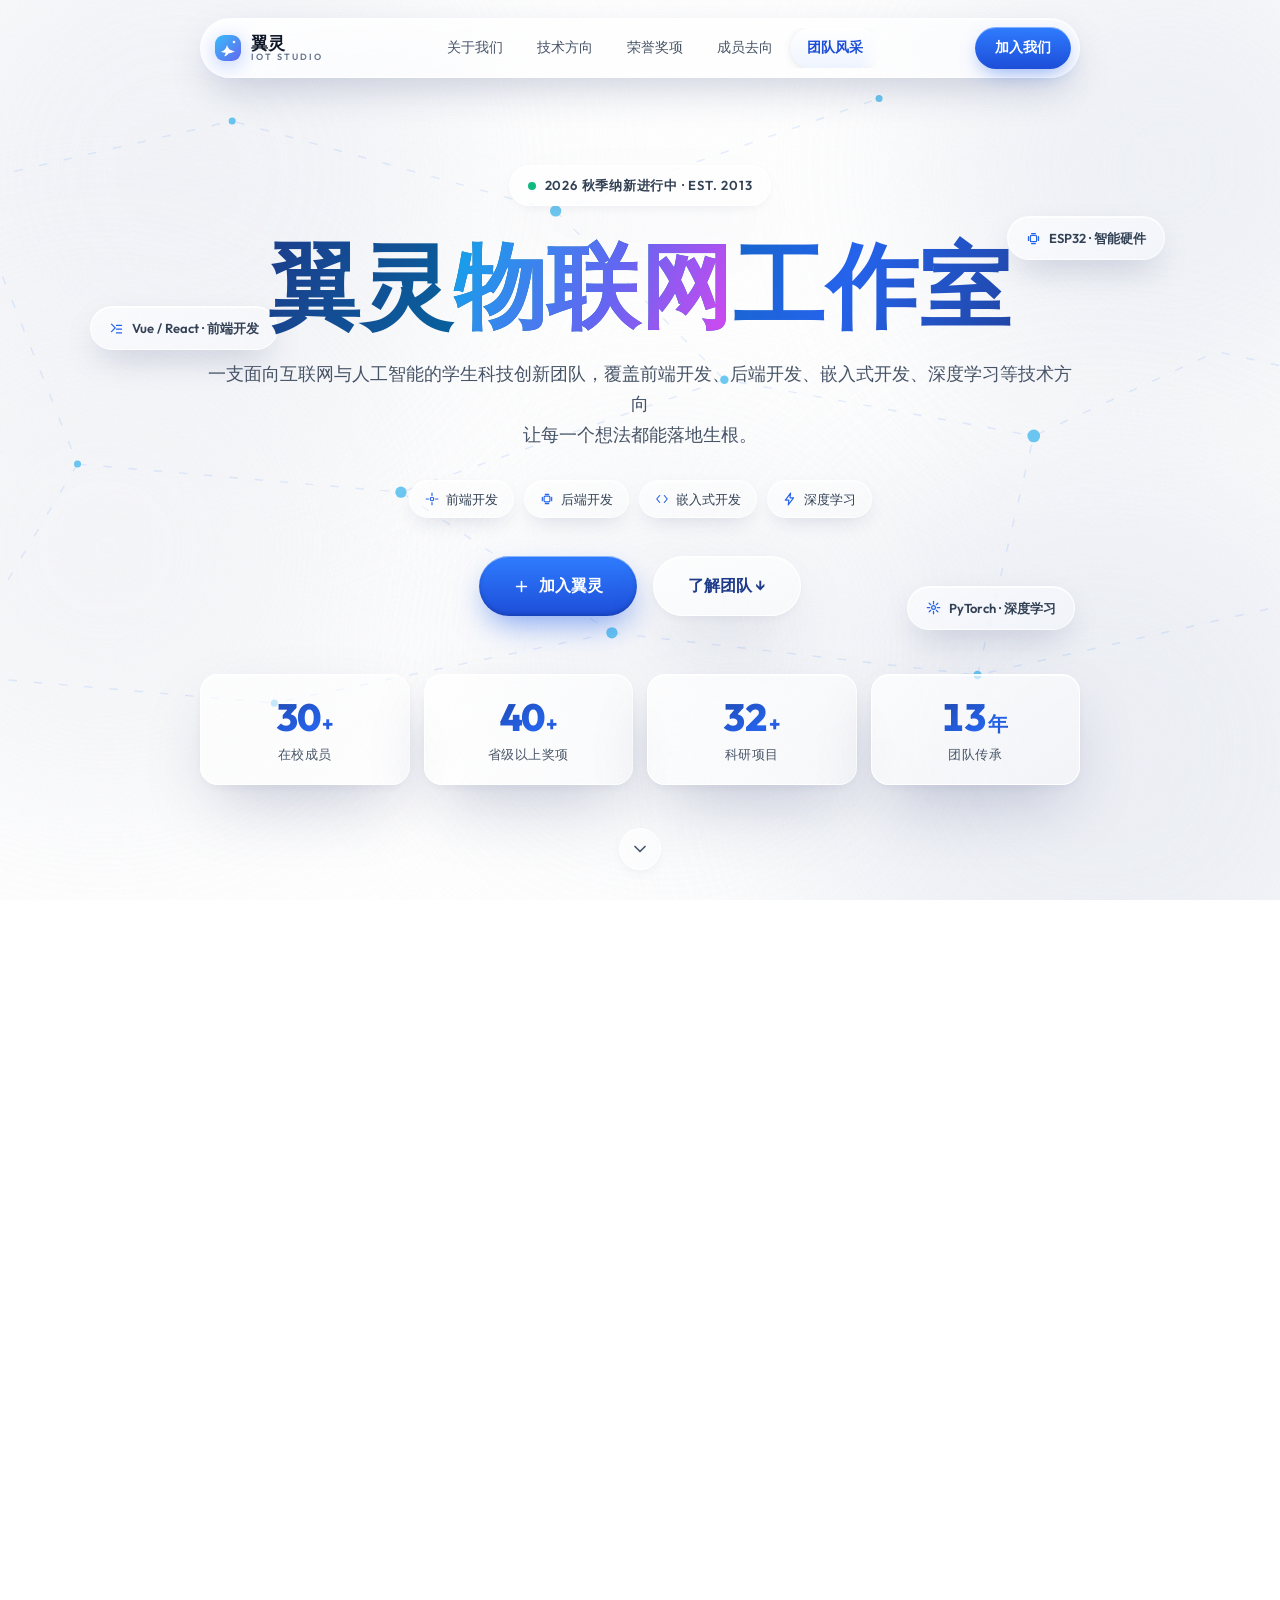
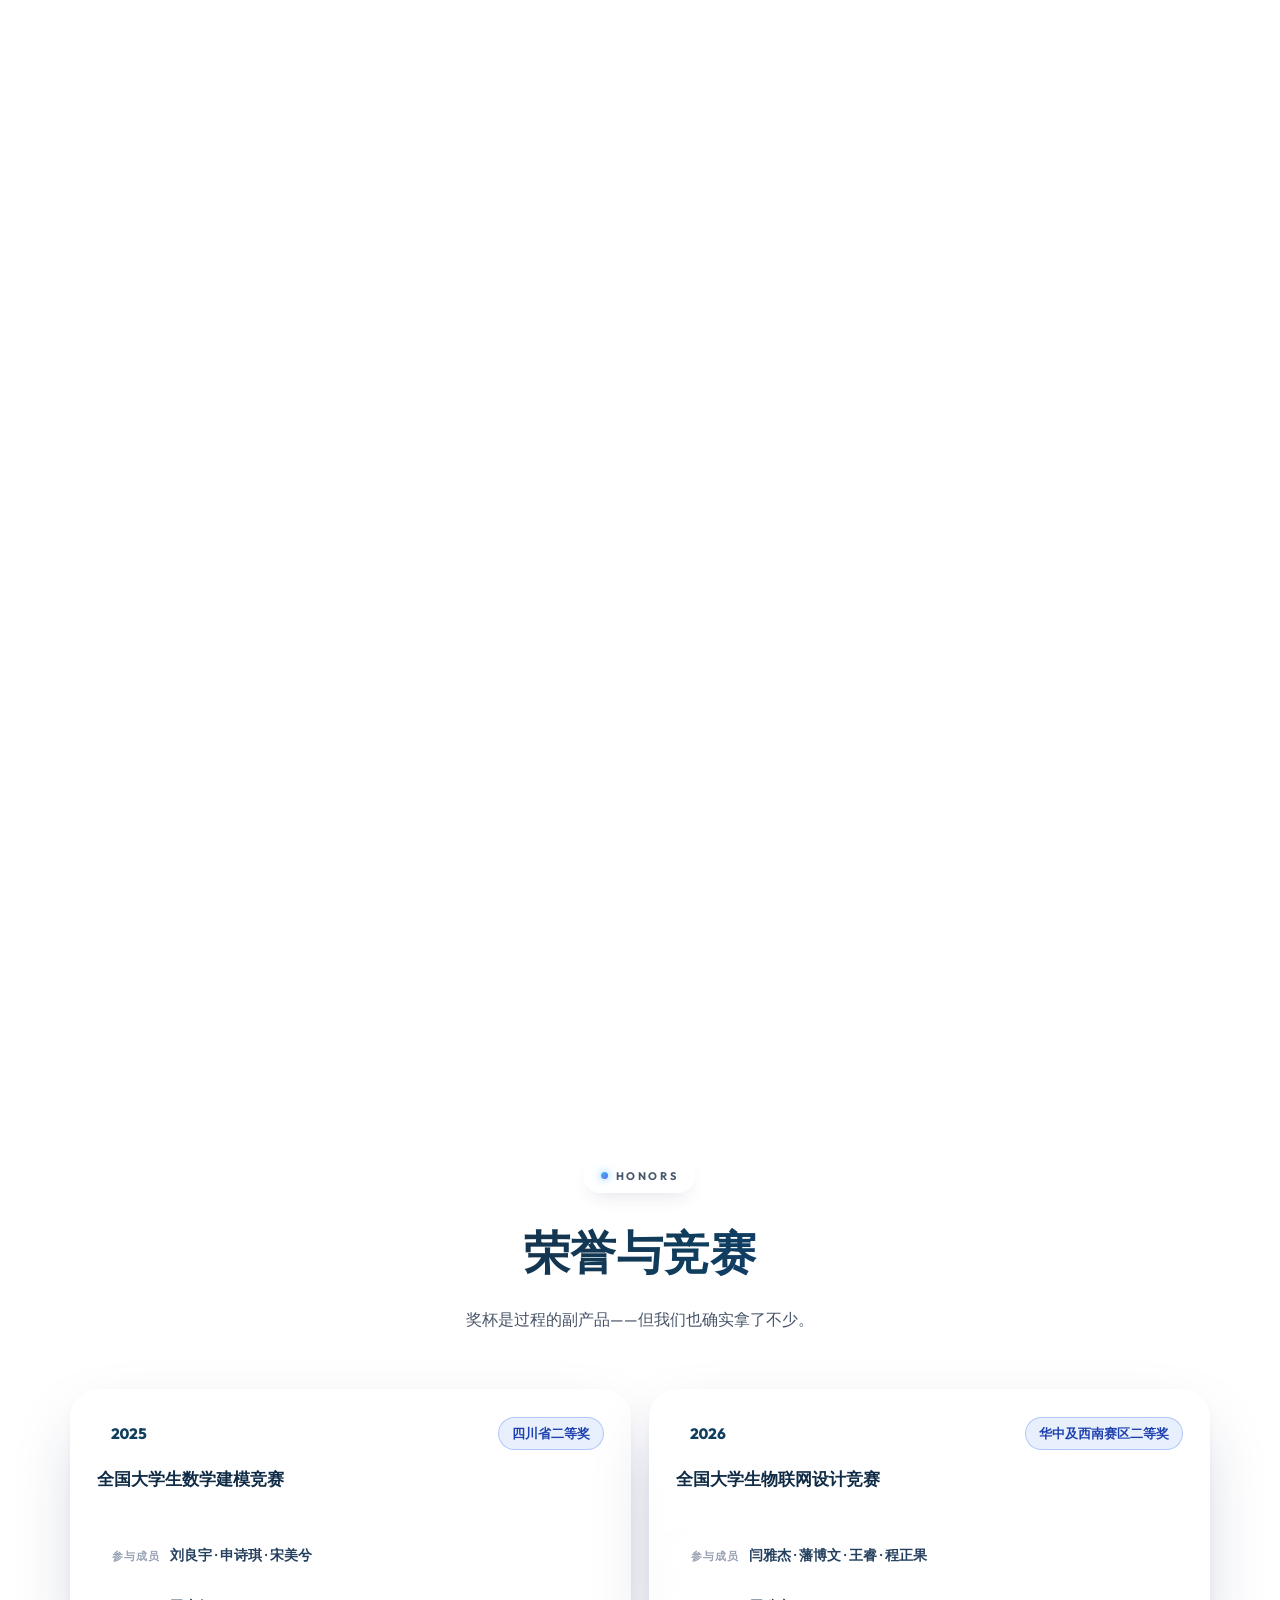
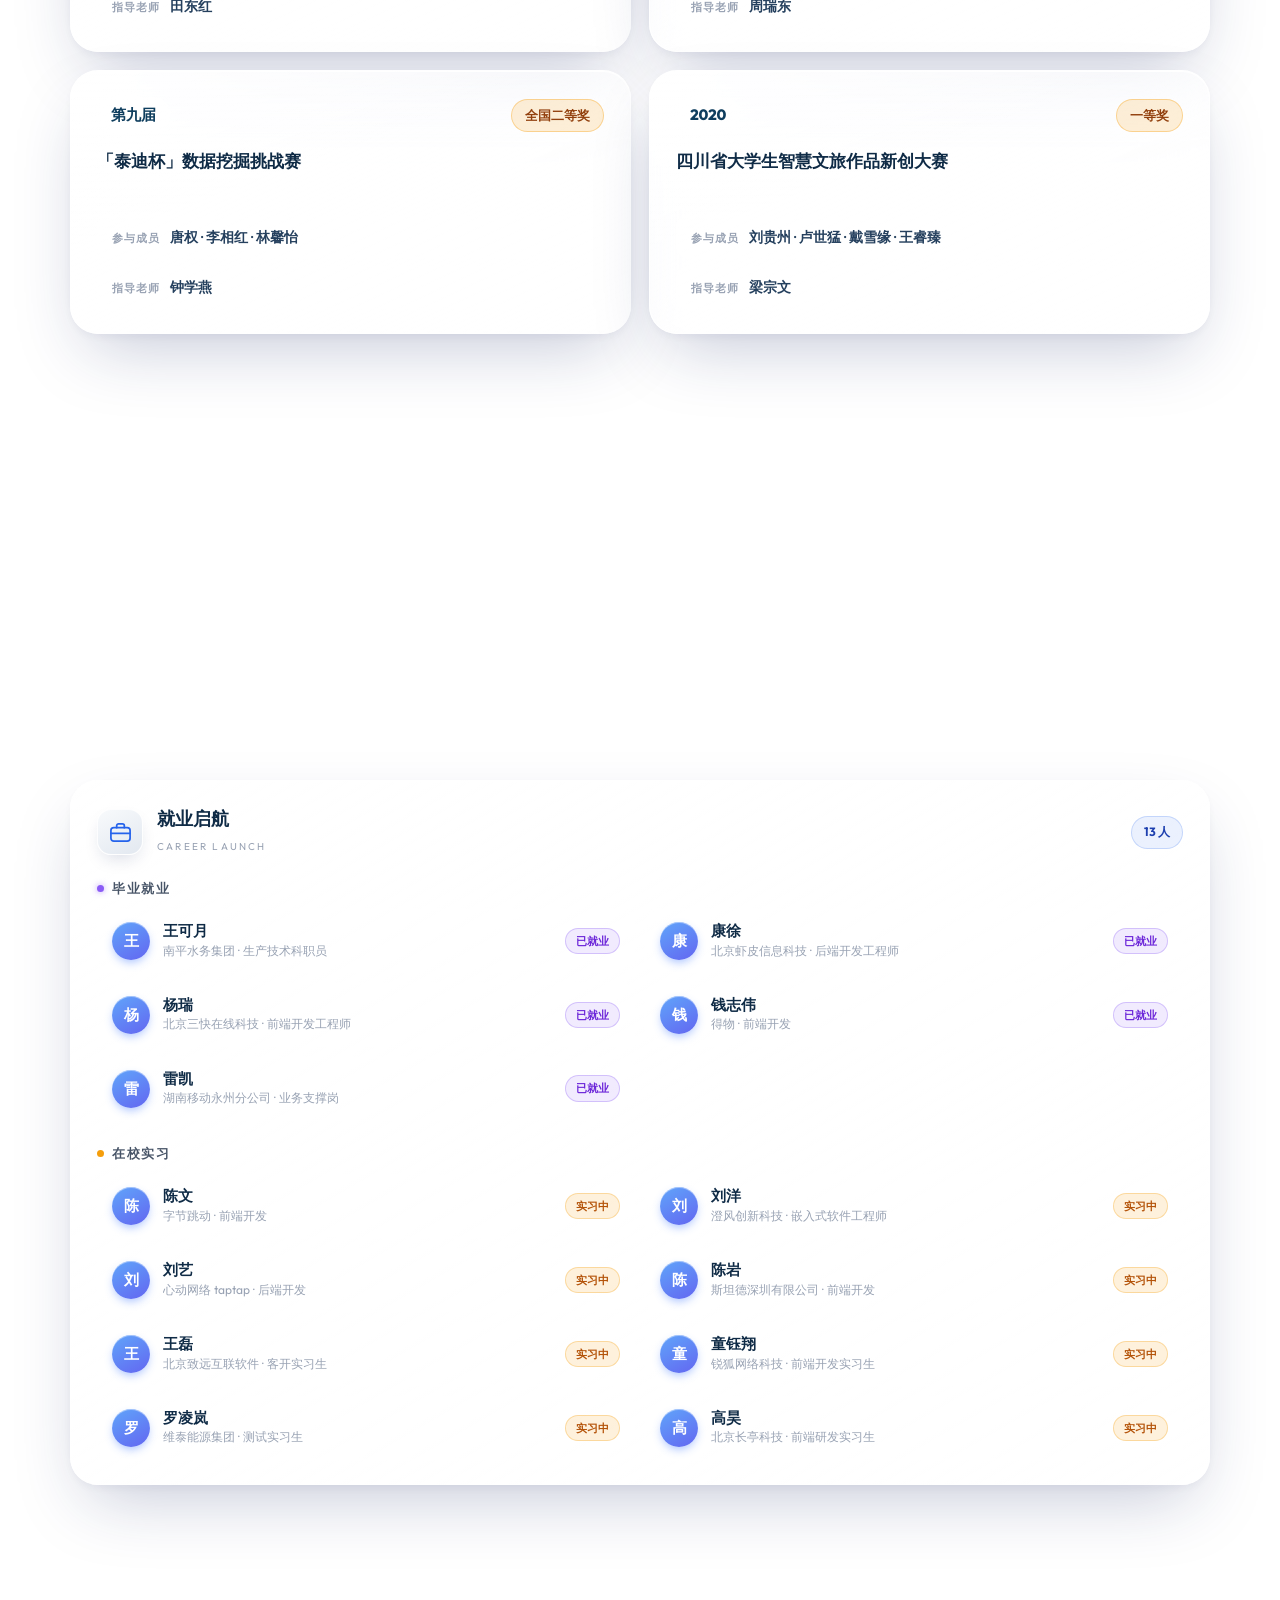
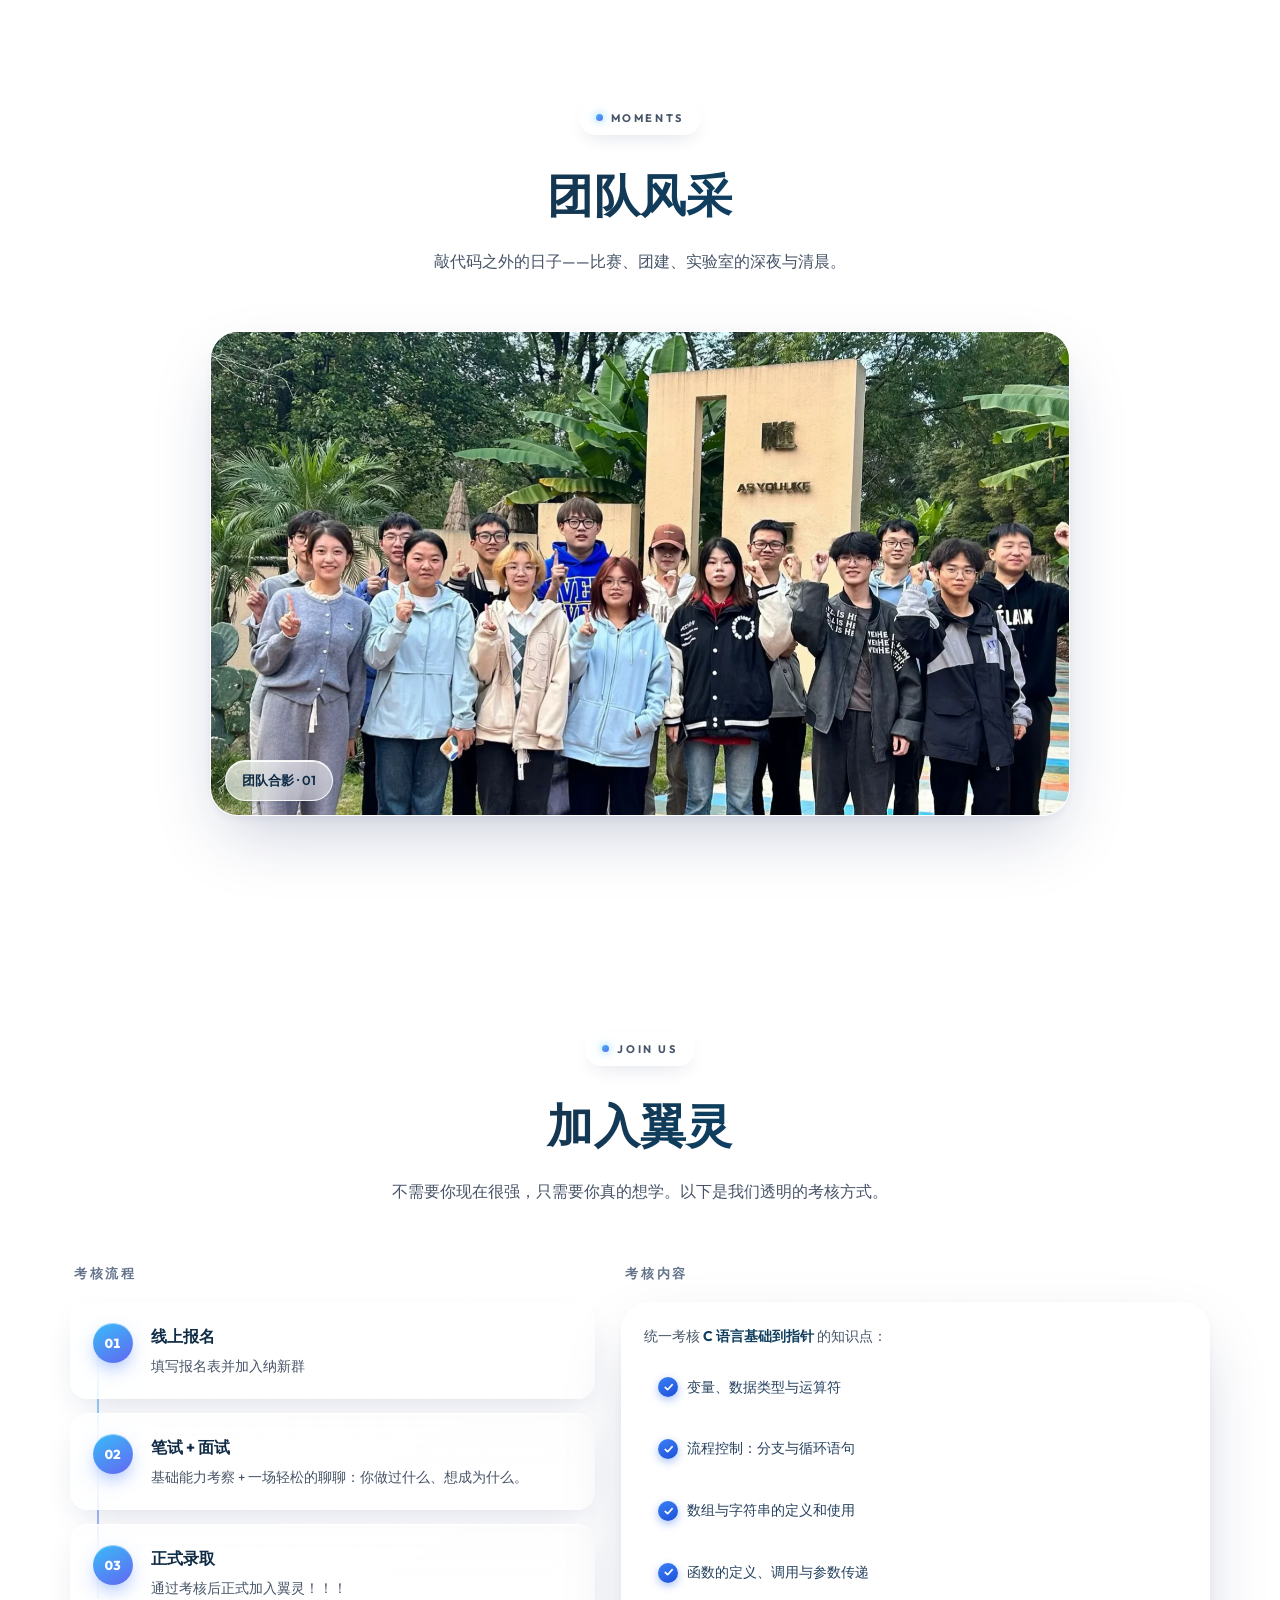
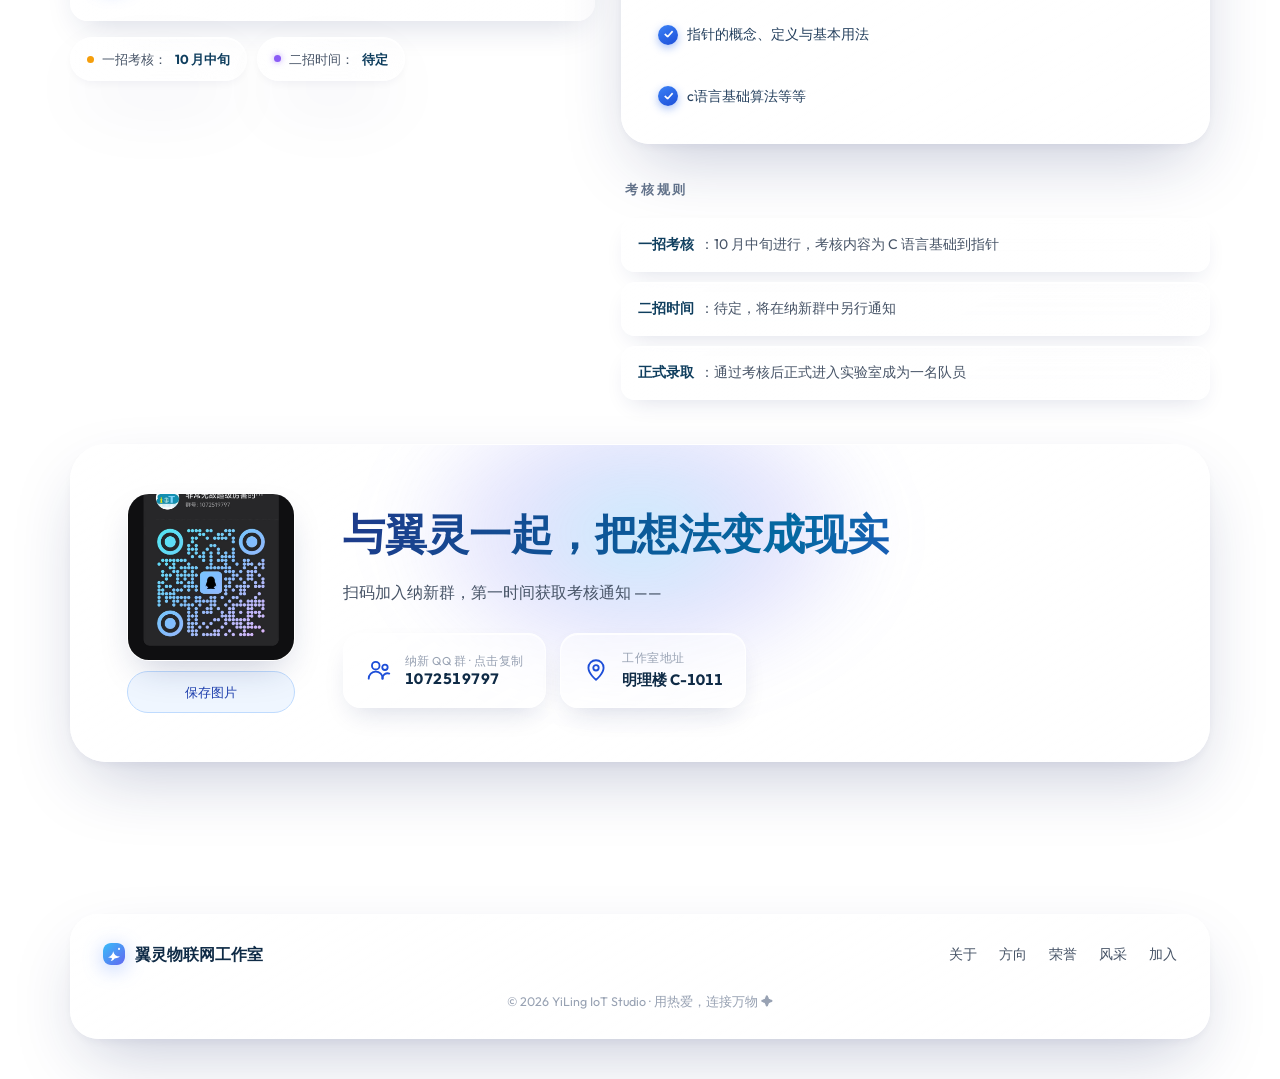
<file: index.html>
<!DOCTYPE html>
<html lang="zh-CN">
<head>
<meta charset="UTF-8">
<meta name="viewport" content="width=device-width, initial-scale=1.0">
<title>翼灵物联网工作室 · YiLing IoT Studio</title>
<meta name="description" content="翼灵物联网工作室——专注物联网与人工智能的学生科技创新团队，覆盖嵌入式、后端、前端与深度学习全链路技术栈。">
<link rel="icon" href="data:image/svg+xml,%3Csvg%20xmlns='http://www.w3.org/2000/svg'%20viewBox='0%200%2048%2048'%3E%3Cdefs%3E%3ClinearGradient%20id='g'%20x1='0'%20y1='0'%20x2='1'%20y2='1'%3E%3Cstop%20offset='0'%20stop-color='%2338bdf8'/%3E%3Cstop%20offset='1'%20stop-color='%236366f1'/%3E%3C/linearGradient%3E%3C/defs%3E%3Crect%20width='48'%20height='48'%20rx='14'%20fill='url(%23g)'/%3E%3Cpath%20d='M11%2031c6.5-1.8%2010-6%2011.2-13%201.8%207.4%206.4%2011.6%2014.8%2011.6-4.8%203-8.8%204.2-11.8%204.2-1.8%203.4-4.6%205.2-8.4%205.2%201.8-2.2%202.8-4.4%202.8-6.4-3%200-5.8-.6-8.6-1.6z'%20fill='white'/%3E%3Ccircle%20cx='35'%20cy='13'%20r='2.4'%20fill='white'%20opacity='.9'/%3E%3C/svg%3E">
<link rel="preconnect" href="https://fonts.googleapis.com">
<link rel="preconnect" href="https://fonts.gstatic.com" crossorigin>
<link href="https://fonts.googleapis.com/css2?family=Outfit:wght@300;400;500;600;700;800&display=swap" rel="stylesheet">
<link rel="stylesheet" href="styles.css">
</head>
<body>

<!-- ══════════ 背景：流动光斑 + 颗粒质感（液态玻璃的"液体"来源） ══════════ -->
<div class="bg-scene" aria-hidden="true">
  <div class="blob b1"></div>
  <div class="blob b2"></div>
  <div class="blob b3"></div>
  <div class="blob b4"></div>
  <div class="blob b5"></div>
</div>
<div class="grain" aria-hidden="true"></div>

<!-- ══════════ 顶部悬浮胶囊导航 ══════════ -->
<header class="nav" id="nav">
  <a class="brand" href="#top" aria-label="翼灵物联网工作室">
    <span class="brand-mark">
      <svg viewBox="0 0 48 48" width="26" height="26" aria-hidden="true">
        <defs><linearGradient id="bgm" x1="0" y1="0" x2="1" y2="1">
          <stop offset="0" stop-color="#38bdf8"/><stop offset="1" stop-color="#6366f1"/>
        </linearGradient></defs>
        <rect width="48" height="48" rx="14" fill="url(#bgm)"/>
        <path d="M11 31c6.5-1.8 10-6 11.2-13 1.8 7.4 6.4 11.6 14.8 11.6-4.8 3-8.8 4.2-11.8 4.2-1.8 3.4-4.6 5.2-8.4 5.2 1.8-2.2 2.8-4.4 2.8-6.4-3 0-5.8-.6-8.6-1.6z" fill="#fff"/>
        <circle cx="35" cy="13" r="2.4" fill="#fff" opacity=".9"/>
      </svg>
    </span>
    <span class="brand-name">翼灵<i>IoT&nbsp;Studio</i></span>
  </a>
  <nav class="nav-links" id="navLinks" aria-label="页面导航">
    <span class="nav-thumb" id="navThumb" aria-hidden="true"></span>
    <a href="#about" class="nav-link">关于我们</a>
    <a href="#directions" class="nav-link">技术方向</a>
    <a href="#awards" class="nav-link">荣誉奖项</a>
    <a href="#destinations" class="nav-link">成员去向</a>
    <a href="#gallery" class="nav-link">团队风采</a>
  </nav>
  <a href="#join" class="nav-cta">加入我们</a>
</header>

<main id="top">

  <!-- ══════════ HERO ══════════ -->
  <section class="hero">
    <svg class="constellation" viewBox="0 0 1200 640" preserveAspectRatio="xMidYMid slice" aria-hidden="true">
      <g stroke="#3b82f6" stroke-width="1" opacity=".22" fill="none">
        <path class="c-line" d="M120 130 L310 86 L540 150 L770 70"/>
        <path class="c-line" d="M540 150 L660 270 L880 310 L1010 250 L1100 270"/>
        <path class="c-line" d="M660 270 L430 350 L200 330 L120 130"/>
        <path class="c-line" d="M430 350 L580 450 L840 480 L1060 430"/>
        <path class="c-line" d="M200 330 L110 480 L340 500 L580 450"/>
        <path class="c-line" d="M840 480 L880 310"/>
      </g>
      <g fill="#0ea5e9">
        <circle class="c-node" cx="120" cy="130" r="3.5"/><circle class="c-node" cx="310" cy="86" r="2.5"/>
        <circle class="c-node" cx="540" cy="150" r="4"/><circle class="c-node" cx="770" cy="70" r="2.5"/>
        <circle class="c-node" cx="1100" cy="270" r="3"/><circle class="c-node" cx="880" cy="310" r="4.5"/>
        <circle class="c-node" cx="660" cy="270" r="3"/><circle class="c-node" cx="430" cy="350" r="4"/>
        <circle class="c-node" cx="200" cy="330" r="2.5"/><circle class="c-node" cx="110" cy="480" r="3.5"/>
        <circle class="c-node" cx="340" cy="500" r="2.5"/><circle class="c-node" cx="580" cy="450" r="4"/>
        <circle class="c-node" cx="840" cy="480" r="3"/><circle class="c-node" cx="1060" cy="430" r="3.5"/>
      </g>
    </svg>

    <div class="float-chip fc1" aria-hidden="true">
      <svg viewBox="0 0 24 24"><rect x="7" y="7" width="10" height="10" rx="2"/><path d="M4 9v6M20 9v6M9 4h6M9 20h6"/></svg>
      ESP32 · 智能硬件
    </div>
    <div class="float-chip fc2" aria-hidden="true">
      <svg viewBox="0 0 24 24"><circle cx="12" cy="12" r="3"/><path d="M12 2v4M12 18v4M2 12h4M18 12h4M5 5l2.5 2.5M16.5 16.5L19 19M19 5l-2.5 2.5M7.5 16.5L5 19"/></svg>
      PyTorch · 深度学习
    </div>
    <div class="float-chip fc3" aria-hidden="true">
      <svg viewBox="0 0 24 24"><path d="M4 17l6-6-6-6M12 19h8M12 13h8M12 7h8"/></svg>
      Vue / React · 前端开发
    </div>

    <div class="hero-inner">
      <span class="hero-badge">
        <i class="dot"></i>2026 秋季纳新进行中 · EST. 2013
      </span>
      <h1 class="hero-title">翼灵<span>物联网</span>工作室</h1>
      <p class="hero-sub">一支面向互联网与人工智能的学生科技创新团队，覆盖前端开发、后端开发、嵌入式开发、深度学习等技术方向<br class="br-lg">让每一个想法都能落地生根。</p>

      <div class="hero-chips" aria-hidden="true">
        <span class="h-chip"><svg viewBox="0 0 24 24"><circle cx="12" cy="12" r="3"/><path d="M12 2v4M12 18v4M2 12h4M18 12h4"/></svg>前端开发</span>
        <span class="h-chip"><svg viewBox="0 0 24 24"><rect x="7" y="7" width="10" height="10" rx="2"/><path d="M4 9v6M20 9v6M9 4h6M9 20h6"/></svg>后端开发</span>
        <span class="h-chip"><svg viewBox="0 0 24 24"><path d="M8 18l-5-6 5-6M16 6l5 6-5 6"/></svg>嵌入式开发</span>
        <span class="h-chip"><svg viewBox="0 0 24 24"><path d="M13 2L4 14h6l-1 8 9-12h-6l1-8z"/></svg>深度学习</span>
      </div>

      <div class="hero-cta">
        <a href="#join" class="btn-primary">
          <svg viewBox="0 0 24 24" aria-hidden="true"><path d="M12 5v14M5 12h14"/></svg>
          加入翼灵
        </a>
        <a href="#about" class="btn-glass">了解团队 ↓</a>
      </div>

      <div class="hero-stats">
        <div class="stat-card">
          <b><span data-count="30 +">0</span><i>+</i></b>
          <span>在校成员</span>
        </div>
        <div class="stat-card">
          <b><span data-count="40 +">0</span><i>+</i></b>
          <span>省级以上奖项</span>
        </div>
        <div class="stat-card">
          <b><span data-count="32">0</span><i>+</i></b>
          <span>科研项目</span>
        </div>
        <div class="stat-card">
          <b><span data-count="13">0</span><i>年</i></b>
          <span>团队传承</span>
        </div>
      </div>
    </div>

    <a href="#about" class="scroll-hint" aria-label="向下滚动">
      <svg viewBox="0 0 24 24"><path d="M6 9l6 6 6-6"/></svg>
    </a>
  </section>

  <!-- ══════════ ① 关于我们 ══════════ -->
  <section id="about" class="section">
    <div class="container">
      <header class="sec-head reveal">
        <span class="sec-eyebrow"><i></i>ABOUT US</span>
        <h2 class="sec-title">关于我们</h2>
        <p class="sec-desc">一群相信「万物互联」的年轻人，在实验室里把好奇心变成作品。</p>
      </header>

      <div class="about-grid">
        <div class="about-text reveal" data-d="1">
          <p>翼灵物联网工作室创立于 <b>2013 年</b>，是一支完全由学生自主运营的科技创新团队。十余年积累沉淀，工作室已构建起<b>前后端开发、嵌入式系统与深度学习</b>的完整技术体系。</p>
          <p>我们相信「<b>做出来</b>」是最好的学习方式：零基础入门也不必担心，学长学姐一对一带教，沿着清晰的路线循序渐进；随后与伙伴组队，投身<b>项目开发、学科竞赛与科研课题</b>，在真实的工程实践中打磨能力——把一个个想法，亲手变成看得见、摸得着的作品。</p>
        </div>

        <aside class="about-card reveal" data-d="2">
          <ul class="ios-list">
            <li><span>成立时间</span><b>2013 年</b></li>
            <li><span>团队规模</span><b>30+ 在校成员</b></li>
            <li><span>研究方向</span><b>前后端开发 / AI / 嵌入式开发</b></li>
            <li><span>累计培养</span><b>150+ 成员</b></li>
          </ul>
        </aside>
      </div>
    </div>
  </section>

  <!-- ══════════ ② 技术方向 ══════════ -->
  <section id="directions" class="section">
    <div class="container">
      <header class="sec-head reveal">
        <span class="sec-eyebrow"><i></i>TECH STACK</span>
        <h2 class="sec-title">四大技术方向</h2>
        <p class="sec-desc">从一个传感器到一整个智能系统，每个方向都是完整成长的赛道。</p>
      </header>

      <div class="dir-grid">
        <!-- 前端 -->
        <article class="dir-card reveal" style="--ac:linear-gradient(135deg,#38bdf8,#2563eb);--ac-soft:37,99,235">
          <div class="dir-icon">
            <svg viewBox="0 0 24 24"><rect x="2" y="4" width="20" height="14" rx="3"/><path d="M8 21h8M12 18v3M7 9l2.5 2.5L7 14M12.5 14H17"/></svg>
          </div>
          <span class="dir-en">FRONT-END</span>
          <h3>前端开发</h3>
          <p>把数据变成看得见的体验：物联网可视化大屏、小程序与 Web 应用。</p>
          <div class="dir-tags"><span>Vue</span><span>React</span><span>TS</span><span>小程序</span></div>
        </article>

        <!-- 后端 -->
        <article class="dir-card reveal" data-d="1" style="--ac:linear-gradient(135deg,#818cf8,#4f46e5);--ac-soft:79,70,229">
          <div class="dir-icon">
            <svg viewBox="0 0 24 24"><rect x="3" y="4" width="18" height="6" rx="2"/><rect x="3" y="14" width="18" height="6" rx="2"/><path d="M7 7h.01M7 17h.01M12 7h5M12 17h5"/></svg>
          </div>
          <span class="dir-en">BACK-END</span>
          <h3>后端开发</h3>
          <p>支撑服务器的正常运行：高并发服务、数据库设计与云端架构。</p>
          <div class="dir-tags"><span>Java</span><span>Node.js</span><span>MySQL</span></div>
        </article>

        <!-- 嵌入式（工作室本源，大卡） -->
        <article class="dir-card big reveal" data-d="2" style="--ac:linear-gradient(135deg,#60a5fa,#1e3a8a);--ac-soft:30,64,175">
          <svg class="dir-art" viewBox="0 0 200 120" aria-hidden="true">
            <g stroke="currentColor" fill="none" stroke-width="1.5" opacity=".55">
              <path d="M20 100h30l14-14h24l12-12h34"/><path d="M20 100v-24l18-18"/>
              <circle cx="118" cy="58" r="14"/><circle cx="118" cy="58" r="4"/>
              <path d="M118 44v-14h44M132 58h30M118 72v18h20"/>
            </g>
          </svg>
          <div class="dir-icon">
            <svg viewBox="0 0 24 24"><rect x="7" y="7" width="10" height="10" rx="2"/><path d="M4 9v6M20 9v6M9 4h6M9 20h6"/></svg>
          </div>
          <span class="dir-en">EMBEDDED SYSTEMS</span>
          <h3>嵌入式开发</h3>
          <p>工作室的起点与本源。从电路原理图到 PCB 设计，从 51 到 STM32、ESP32，跑 RTOS、写驱动、调总线——你负责让每一颗芯片真正「活」起来，把物理世界接入数字网络。</p>
          <div class="dir-tags">
            <span>C / C++</span><span>STM32</span><span>ESP32</span><span>FreeRTOS</span><span>PCB</span>
          </div>
        </article>

        <!-- 深度学习 -->
        <article class="dir-card reveal" data-d="3" style="--ac:linear-gradient(135deg,#fbbf24,#f59e0b);--ac-soft:217,119,6">
          <div class="dir-icon">
            <svg viewBox="0 0 24 24"><path d="M4 20V10M9 20V4M14 20v-7M19 20v-4"/><path d="M3 6l4-3 4 4 5-5 5 4" opacity=".5"/></svg>
          </div>
          <span class="dir-en">DEEP LEARNING</span>
          <h3>深度学习</h3>
          <p>让设备拥有「眼睛」和「理解力」：计算机视觉、自然语言处理与端侧模型部署。</p>
          <div class="dir-tags"><span>Python</span><span>PyTorch</span><span>CV</span><span>NLP</span></div>
        </article>
      </div>
    </div>
  </section>

  <!-- ══════════ ③ 荣誉奖项 ══════════ -->
  <section id="awards" class="section">
    <div class="container">
      <header class="sec-head reveal">
        <span class="sec-eyebrow"><i></i>HONORS</span>
        <h2 class="sec-title">荣誉与竞赛</h2>
        <p class="sec-desc">奖杯是过程的副产品——但我们也确实拿了不少。</p>
      </header>

      <div class="award-grid">
        <article class="award-card reveal">
          <div class="award-top">
            <span class="award-year">2025</span>
            <em class="award-level blue">四川省二等奖</em>
          </div>
          <h3>全国大学生数学建模竞赛</h3>
          <div class="award-meta">
            <div class="meta-row">
              <span class="meta-label">参与成员</span>
              <span class="meta-val">刘良宇 · 申诗琪 · 宋美兮</span>
            </div>
            <div class="meta-row">
              <span class="meta-label">指导老师</span>
              <span class="meta-val">田东红</span>
            </div>
          </div>
        </article>

        <article class="award-card reveal" data-d="1">
          <div class="award-top">
            <span class="award-year">2026</span>
            <em class="award-level blue">华中及西南赛区二等奖</em>
          </div>
          <h3>全国大学生物联网设计竞赛</h3>
          <div class="award-meta">
            <div class="meta-row">
              <span class="meta-label">参与成员</span>
              <span class="meta-val">闫雅杰 · 藩博文 · 王睿 · 程正果</span>
            </div>
            <div class="meta-row">
              <span class="meta-label">指导老师</span>
              <span class="meta-val">周瑞东</span>
            </div>
          </div>
        </article>

        <article class="award-card reveal" data-d="2">
          <div class="award-top">
            <span class="award-year">第九届</span>
            <em class="award-level gold">全国二等奖</em>
          </div>
          <h3>「泰迪杯」数据挖掘挑战赛</h3>
          <div class="award-meta">
            <div class="meta-row">
              <span class="meta-label">参与成员</span>
              <span class="meta-val">唐权 · 李相红 · 林馨怡</span>
            </div>
            <div class="meta-row">
              <span class="meta-label">指导老师</span>
              <span class="meta-val">钟学燕</span>
            </div>
          </div>
        </article>

        <article class="award-card reveal" data-d="3">
          <div class="award-top">
            <span class="award-year">2020</span>
            <em class="award-level gold">一等奖</em>
          </div>
          <h3>四川省大学生智慧文旅作品新创大赛</h3>
          <div class="award-meta">
            <div class="meta-row">
              <span class="meta-label">参与成员</span>
              <span class="meta-val">刘贵州 · 卢世猛 · 戴雪缘 · 王睿臻</span>
            </div>
            <div class="meta-row">
              <span class="meta-label">指导老师</span>
              <span class="meta-val">梁宗文</span>
            </div>
          </div>
        </article>
      </div>
    </div>
  </section>

  <!-- ══════════ ④ 成员去向 ══════════ -->
  <section id="destinations" class="section">
    <div class="container">
      <header class="sec-head reveal">
        <span class="sec-eyebrow"><i></i>JOURNEY</span>
        <h2 class="sec-title">成员去向</h2>
        <p class="sec-desc">在翼灵写下的每一行代码，都会成为下一程的登机牌。</p>
      </header>

      <div class="dest-grid">
        <div class="dest-panel reveal">
          <header>
            <span class="dest-ico"><svg viewBox="0 0 24 24"><rect x="2" y="7" width="20" height="14" rx="3"/><path d="M8 7V5a2 2 0 0 1 2-2h4a2 2 0 0 1 2 2v2M2 13h20"/></svg></span>
            <div><h3>就业启航</h3><span class="dest-en">CAREER LAUNCH</span></div>
            <span class="dest-count">13 人</span>
          </header>

          <h4 class="group-label"><i class="dot-done"></i>毕业就业</h4>
          <ul class="member-list cols">
            <li class="member-row">
              <span class="avatar">王</span>
              <div class="member-info"><b>王可月</b><span>南平水务集团 · 生产技术科职员</span></div>
              <em class="tag offer">已就业</em>
            </li>
            <li class="member-row">
              <span class="avatar">康</span>
              <div class="member-info"><b>康徐</b><span>北京虾皮信息科技 · 后端开发工程师</span></div>
              <em class="tag offer">已就业</em>
            </li>
            <li class="member-row">
              <span class="avatar">杨</span>
              <div class="member-info"><b>杨瑞</b><span>北京三快在线科技 · 前端开发工程师</span></div>
              <em class="tag offer">已就业</em>
            </li>
            <li class="member-row">
              <span class="avatar">钱</span>
              <div class="member-info"><b>钱志伟</b><span>得物 · 前端开发</span></div>
              <em class="tag offer">已就业</em>
            </li>
            <li class="member-row">
              <span class="avatar">雷</span>
              <div class="member-info"><b>雷凯</b><span>湖南移动永州分公司 · 业务支撑岗</span></div>
              <em class="tag offer">已就业</em>
            </li>
          </ul>

          <h4 class="group-label"><i class="dot-live"></i>在校实习</h4>
          <ul class="member-list cols">
            <li class="member-row">
              <span class="avatar">陈</span>
              <div class="member-info"><b>陈文</b><span>字节跳动 · 前端开发</span></div>
              <em class="tag intern">实习中</em>
            </li>
            <li class="member-row">
              <span class="avatar">刘</span>
              <div class="member-info"><b>刘洋</b><span>澄风创新科技 · 嵌入式软件工程师</span></div>
              <em class="tag intern">实习中</em>
            </li>
            <li class="member-row">
              <span class="avatar">刘</span>
              <div class="member-info"><b>刘艺</b><span>心动网络 taptap · 后端开发</span></div>
              <em class="tag intern">实习中</em>
            </li>
            <li class="member-row">
              <span class="avatar">陈</span>
              <div class="member-info"><b>陈岩</b><span>斯坦德深圳有限公司 · 前端开发</span></div>
              <em class="tag intern">实习中</em>
            </li>
            <li class="member-row">
              <span class="avatar">王</span>
              <div class="member-info"><b>王磊</b><span>北京致远互联软件 · 客开实习生</span></div>
              <em class="tag intern">实习中</em>
            </li>
            <li class="member-row">
              <span class="avatar">童</span>
              <div class="member-info"><b>童钰翔</b><span>锐狐网络科技 · 前端开发实习生</span></div>
              <em class="tag intern">实习中</em>
            </li>
            <li class="member-row">
              <span class="avatar">罗</span>
              <div class="member-info"><b>罗凌岚</b><span>维泰能源集团 · 测试实习生</span></div>
              <em class="tag intern">实习中</em>
            </li>
            <li class="member-row">
              <span class="avatar">高</span>
              <div class="member-info"><b>高昊</b><span>北京长亭科技 · 前端研发实习生</span></div>
              <em class="tag intern">实习中</em>
            </li>
          </ul>
        </div>
      </div>
    </div>
  </section>

  <!-- ══════════ ⑤ 团队风采 ══════════ -->
  <section id="gallery" class="section">
    <div class="container">
      <header class="sec-head reveal">
        <span class="sec-eyebrow"><i></i>MOMENTS</span>
        <h2 class="sec-title">团队风采</h2>
        <p class="sec-desc">敲代码之外的日子——比赛、团建、实验室的深夜与清晨。</p>
      </header>

      <div class="g-flip" id="gFlip">
        <!-- 唯一图片展示卡 -->
        <figure class="flip-card reveal" data-flip>
          <div class="flip-viewport">
            <img class="flip-img" src="images/photos/photo-01.webp" alt="团队照片 1">
          </div>
          <button type="button" class="flip-arrow flip-prev" aria-label="上一张">
            <svg viewBox="0 0 24 24"><path d="M15 18l-6-6 6-6"/></svg>
          </button>
          <button type="button" class="flip-arrow flip-next" aria-label="下一张">
            <svg viewBox="0 0 24 24"><path d="M9 6l6 6-6 6"/></svg>
          </button>
          <figcaption><span>团队合影 · 01</span></figcaption>
        </figure>
      </div>
    </div>
  </section>

  <!-- ══════════ ⑥ 加入我们 ══════════ -->
  <section id="join" class="section">
    <div class="container">
      <header class="sec-head reveal">
        <span class="sec-eyebrow"><i></i>JOIN US</span>
        <h2 class="sec-title">加入翼灵</h2>
        <p class="sec-desc">不需要你现在很强，只需要你真的想学。以下是我们透明的考核方式。</p>
      </header>

      <div class="join-grid">
        <!-- 考核流程 -->
        <div class="join-col reveal">
          <h3 class="join-col-title">考核流程</h3>
          <ol class="steps">
            <li class="step">
              <span class="step-num">01</span>
              <div><h4>线上报名</h4><p>填写报名表并加入纳新群</p></div>
            </li>
            <li class="step" data-d="1">
              <span class="step-num">02</span>
              <div><h4>笔试 + 面试</h4><p>基础能力考察 + 一场轻松的聊聊：你做过什么、想成为什么。</p></div>
            </li>
            <li class="step" data-d="2">
              <span class="step-num">03</span>
              <div><h4>正式录取</h4><p>通过考核后正式加入翼灵！！！</p></div>
            </li>
          </ol>
          <div class="join-time">
            <span class="jt-item"><i class="dot-live"></i>一招考核：<b>10 月中旬</b></span>
            <span class="jt-item"><i class="dot-done"></i>二招时间：<b>待定</b></span>
          </div>
        </div>

        <!-- 考核内容 + 规则 -->
        <div class="join-col reveal" data-d="1">
          <h3 class="join-col-title">考核内容</h3>
          <div class="seg-wrap">
            <p class="exam-note">统一考核 <b>C 语言基础到指针</b> 的知识点：</p>
            <ul class="task-list">
              <li>变量、数据类型与运算符</li>
              <li>流程控制：分支与循环语句</li>
              <li>数组与字符串的定义和使用</li>
              <li>函数的定义、调用与参数传递</li>
              <li>指针的概念、定义与基本用法</li>
              <li>c语言基础算法等等</li>
            </ul>
          </div>

          <h3 class="join-col-title">考核规则</h3>
          <ul class="rules">
            <li><b>一招考核</b>：10 月中旬进行，考核内容为 C 语言基础到指针</li>
            <li><b>二招时间</b>：待定，将在纳新群中另行通知</li>
            <li><b>正式录取</b>：通过考核后正式进入实验室成为一名队员</li>
          </ul>
        </div>
      </div>

      <p class="copy-status" id="copyStatus" role="status" aria-live="polite"></p>

      <!-- 联系方式 -->
      <div class="join-cta reveal">
        <div class="cta-glow" aria-hidden="true"></div>
        <div class="qr-actions">
          <button class="qr-large" id="openQr" type="button" aria-label="放大查看纳新 QQ 群二维码">
            <img src="images/qq-qrcode.jpg" alt="纳新 QQ 群二维码">
          </button>
          <a class="save-image" href="images/qq-qrcode.jpg" download="翼灵纳新QQ群二维码.jpg">保存图片</a>
        </div>
        <div class="cta-text">
          <h3>与翼灵一起，把想法变成现实</h3>
          <p>扫码加入纳新群，第一时间获取考核通知 ——</p>
          <div class="contact-row">
            <button class="contact-item copy-group" id="copyGroup" type="button" aria-label="复制纳新 QQ 群号">
              <svg viewBox="0 0 24 24"><circle cx="9" cy="8" r="3.5"/><path d="M2.5 20a6.5 6.5 0 0 1 13 0"/><circle cx="17.5" cy="9.5" r="2.5"/><path d="M15 20a5 5 0 0 1 6.5-4.7"/></svg>
              <span><span>纳新 QQ 群 · 点击复制</span><b id="groupNumber">1072519797</b></span>
            </button>
            <div class="contact-item">
              <svg viewBox="0 0 24 24"><path d="M12 21s-7-5.5-7-11a7 7 0 0 1 14 0c0 5.5-7 11-7 11z"/><circle cx="12" cy="10" r="2.5"/></svg>
              <div><span>工作室地址</span><b>明理楼 C-1011</b></div>
            </div>
          </div>
        </div>
      </div>
    </div>
  </section>
</main>

<!-- ══════════ 页脚 ══════════ -->
<footer class="footer">
  <div class="container footer-inner">
    <div class="footer-brand">
      <span class="brand-mark sm">
        <svg viewBox="0 0 48 48" width="22" height="22" aria-hidden="true">
          <defs><linearGradient id="fgm" x1="0" y1="0" x2="1" y2="1">
            <stop offset="0" stop-color="#38bdf8"/><stop offset="1" stop-color="#6366f1"/>
          </linearGradient></defs>
          <rect width="48" height="48" rx="14" fill="url(#fgm)"/>
          <path d="M11 31c6.5-1.8 10-6 11.2-13 1.8 7.4 6.4 11.6 14.8 11.6-4.8 3-8.8 4.2-11.8 4.2-1.8 3.4-4.6 5.2-8.4 5.2 1.8-2.2 2.8-4.4 2.8-6.4-3 0-5.8-.6-8.6-1.6z" fill="#fff"/>
          <circle cx="35" cy="13" r="2.4" fill="#fff" opacity=".9"/>
        </svg>
      </span>
      <span>翼灵物联网工作室</span>
    </div>
    <nav class="footer-nav" aria-label="页脚导航">
      <a href="#about">关于</a><a href="#directions">方向</a><a href="#awards">荣誉</a><a href="#gallery">风采</a><a href="#join">加入</a>
    </nav>
    <p class="footer-copy">© 2026 YiLing IoT Studio · 用热爱，连接万物 ✦</p>
  </div>
</footer>

<!-- 返回顶部 -->
<button class="to-top" id="toTop" aria-label="返回顶部">
  <svg viewBox="0 0 24 24"><path d="M12 19V5M5 12l7-7 7 7"/></svg>
</button>

<!-- 二维码大图 -->
<dialog class="qr-dialog" id="qrDialog" aria-label="纳新 QQ 群二维码大图">
  <button class="qr-close" id="closeQr" type="button" aria-label="关闭二维码大图">关闭</button>
  <img src="images/qq-qrcode.jpg" alt="完整纳新 QQ 群二维码">
  <a class="save-image" href="images/qq-qrcode.jpg" download="翼灵纳新QQ群二维码.jpg">保存图片</a>
</dialog>

<script src="script.js" defer></script>
</body>
</html>
</file>
<file: styles.css>
/* ════════════════════════════════════════════════════════════════
   翼灵物联网工作室 · Liquid Glass Edition
   苹果液态玻璃风格：流动光斑 × 磨砂玻璃 × 高光描边
   ════════════════════════════════════════════════════════════════ */

/* ── 1. 基础与设计令牌 ─────────────────────────────────────────── */
*, *::before, *::after { box-sizing: border-box; margin: 0; padding: 0; }

:root {
  --bg: #ffffff;
  --ink: #101828;
  --ink-2: #475467;
  --ink-3: #98a2b3;

  /* 液态玻璃配方（苹果 Liquid Glass 风格） */
  --glass-hi: rgba(255, 255, 255, .72);
  --glass-lo: rgba(255, 255, 255, .34);
  --glass-stroke: rgba(255, 255, 255, .9);
  --glass-shadow: 0 28px 70px -18px rgba(23, 40, 99, .26),
                  0 4px 14px -4px rgba(23, 40, 99, .08);
  /* 顶部镜面高光层：模拟玻璃表面的光折射 */
  --glass-sheen: linear-gradient(160deg, rgba(255, 255, 255, .95) 0%, rgba(255, 255, 255, 0) 38%);

  --radius: 28px;
  --radius-sm: 18px;

  --font: "Outfit", -apple-system, "SF Pro Display", "PingFang SC",
          "HarmonyOS Sans SC", "MiSans", "Source Han Sans SC", "Microsoft YaHei", sans-serif;

  --container: 1140px;
  --ease: cubic-bezier(.22, 1, .36, 1);
}

html {
  scroll-behavior: smooth;
  -webkit-text-size-adjust: 100%;
}

body {
  font-family: var(--font);
  background: var(--bg);
  color: var(--ink);
  line-height: 1.7;
  overflow-x: hidden;
  -webkit-font-smoothing: antialiased;
}

img { max-width: 100%; display: block; }
a { color: inherit; text-decoration: none; }
button { font-family: inherit; }

::selection { background: rgba(56, 189, 248, .3); }

.container {
  width: min(var(--container), 100% - 48px);
  margin-inline: auto;
}

section { scroll-margin-top: 104px; }

/* ── 2. 背景场景：流动光斑 ────────────────────────────────────── */
.bg-scene {
  position: fixed; inset: 0;
  z-index: 0;
  overflow: hidden;
  pointer-events: none;
}

.blob {
  position: absolute;
  border-radius: 50%;
  filter: blur(90px);
  opacity: .8;
  will-change: transform;
}

.b1 { width: 560px; height: 560px; top: -12%; left: -8%;
     background: #f0f2f7; animation: drift1 26s ease-in-out infinite alternate; }
.b2 { width: 480px; height: 480px; top: -8%; right: -10%;
     background: #eceff5; animation: drift2 30s ease-in-out infinite alternate; }
.b3 { width: 520px; height: 520px; top: 32%; left: -12%;
     background: #f3f4f8; animation: drift3 34s ease-in-out infinite alternate; }
.b4 { width: 620px; height: 620px; bottom: -18%; right: -10%;
     background: #eaedf4; animation: drift1 38s ease-in-out infinite alternate-reverse; }
.b5 { width: 360px; height: 360px; top: 52%; left: 38%;
     background: #f2f4f8; animation: drift2 24s ease-in-out infinite alternate-reverse; }

@keyframes drift1 { to { transform: translate(90px, 120px) scale(1.12); } }
@keyframes drift2 { to { transform: translate(-100px, 90px) scale(.92); } }
@keyframes drift3 { to { transform: translate(120px, -80px) scale(1.08); } }

/* 颗粒质感 */
.grain {
  position: fixed; inset: 0;
  z-index: 1;
  pointer-events: none;
  opacity: .05;
  background-image: url("data:image/svg+xml,%3Csvg%20xmlns='http://www.w3.org/2000/svg'%20width='160'%20height='160'%3E%3Cfilter%20id='n'%3E%3CfeTurbulence%20type='fractalNoise'%20baseFrequency='0.9'%20numOctaves='2'/%3E%3C/filter%3E%3Crect%20width='160'%20height='160'%20filter='url(%23n)'/%3E%3C/svg%3E");
}

main, .nav, .footer, .to-top { position: relative; z-index: 2; }

/* 通用玻璃材质 */
.glass-surface {
  background: linear-gradient(150deg, var(--glass-hi), var(--glass-lo));
  -webkit-backdrop-filter: blur(30px) saturate(2);
  backdrop-filter: blur(30px) saturate(2);
  border: 1px solid var(--glass-stroke);
  box-shadow: var(--glass-shadow),
              inset 0 1px 0 rgba(255, 255, 255, .9),
              inset 0 -1px 0 rgba(255, 255, 255, .25);
}

/* ── 3. 顶部胶囊导航 ───────────────────────────────────────────── */
.nav {
  position: fixed;
  top: 18px; left: 50%;
  transform: translateX(-50%);
  z-index: 100;
  display: flex;
  align-items: center;
  gap: 10px;
  width: min(880px, calc(100% - 32px));
  padding: 8px;
  border-radius: 999px;
  background: var(--glass-sheen), rgba(255, 255, 255, .55);
  -webkit-backdrop-filter: blur(32px) saturate(2.1);
  backdrop-filter: blur(32px) saturate(2.1);
  border: 1px solid rgba(255, 255, 255, .72);
  box-shadow: 0 16px 44px -12px rgba(23, 40, 99, .28),
              inset 0 1px 0 rgba(255, 255, 255, .95);
  transition: background .4s var(--ease), box-shadow .4s var(--ease);
}

.nav.scrolled {
  background: rgba(255, 255, 255, .68);
  box-shadow: 0 20px 54px -12px rgba(23, 40, 99, .34),
              inset 0 1px 0 rgba(255, 255, 255, 1);
}

.brand {
  display: flex; align-items: center; gap: 10px;
  padding: 4px 12px 4px 6px;
  flex-shrink: 0;
}

.brand-mark {
  display: grid; place-items: center;
  filter: drop-shadow(0 4px 10px rgba(56, 115, 255, .35));
}
.brand-mark svg { border-radius: 9px; }

.brand-name {
  font-size: 17px; font-weight: 700; letter-spacing: .02em;
  display: flex; flex-direction: column; line-height: 1.1;
}
.brand-name i {
  font-style: normal;
  font-size: 9px; font-weight: 600;
  letter-spacing: .22em;
  color: #64748b;
  text-transform: uppercase;
}

.nav-links {
  position: relative;
  display: flex; align-items: center;
  gap: 2px;
  margin-inline: auto;
  min-width: 0;
  overflow-x: auto;
  scrollbar-width: none;
  -webkit-mask-image: linear-gradient(90deg, transparent, #000 18px, #000 calc(100% - 18px), transparent);
          mask-image: linear-gradient(90deg, transparent, #000 18px, #000 calc(100% - 18px), transparent);
}
.nav-links::-webkit-scrollbar { display: none; }

.nav-thumb {
  position: absolute;
  top: 0; left: 0;
  height: 100%;
  border-radius: 999px;
  background: linear-gradient(180deg, rgba(255, 255, 255, .95), rgba(235, 242, 255, .85));
  box-shadow: 0 2px 8px rgba(23, 40, 99, .12),
              inset 0 1px 0 #fff;
  transition: transform .45s var(--ease), width .45s var(--ease), opacity .3s;
  z-index: 0;
}

.nav-link {
  position: relative; z-index: 1;
  padding: 8px 16px;
  border-radius: 999px;
  font-size: 14px; font-weight: 500;
  color: var(--ink-2);
  white-space: nowrap;
  transition: color .3s;
}
.nav-link:hover { color: var(--ink); }
.nav-link.is-active { color: #1d4ed8; font-weight: 600; }

.nav-cta {
  flex-shrink: 0;
  padding: 9px 20px;
  border-radius: 999px;
  font-size: 14px; font-weight: 600;
  color: #fff;
  background: linear-gradient(180deg, #2f7cff, #1d4ed8);
  box-shadow: 0 8px 20px -6px rgba(37, 99, 235, .55),
              inset 0 1px 0 rgba(255, 255, 255, .4);
  transition: transform .3s var(--ease), box-shadow .3s var(--ease);
}
.nav-cta:hover { transform: translateY(-2px); box-shadow: 0 12px 26px -6px rgba(37, 99, 235, .65), inset 0 1px 0 rgba(255,255,255,.4); }

/* ── 4. HERO ───────────────────────────────────────────────────── */
.hero {
  position: relative;
  min-height: 100svh;
  display: flex;
  align-items: center;
  justify-content: center;
  overflow: hidden;
  padding: 140px 24px 90px;
}

.constellation {
  position: absolute; inset: 0;
  width: 100%; height: 100%;
  opacity: .6;
}
.c-line {
  stroke-dasharray: 6 12;
  animation: dashDrift 14s linear infinite;
}
@keyframes dashDrift { to { stroke-dashoffset: -180; } }
.c-node {
  transform-box: fill-box;
  transform-origin: center;
  animation: nodePulse 4s ease-in-out infinite;
}
.c-node:nth-child(odd)  { animation-delay: 1.3s; }
.c-node:nth-child(3n)    { animation-delay: 2.6s; }
@keyframes nodePulse {
  0%, 100% { transform: scale(1); opacity: .45; }
  50%      { transform: scale(1.9); opacity: .85; }
}

.hero-inner {
  position: relative;
  text-align: center;
  max-width: 880px;
}

.hero-badge {
  display: inline-flex; align-items: center; gap: 9px;
  padding: 8px 18px;
  border-radius: 999px;
  font-size: 13px; font-weight: 600; letter-spacing: .06em;
  color: #334155;
  background: linear-gradient(150deg, var(--glass-hi), var(--glass-lo));
  -webkit-backdrop-filter: blur(24px) saturate(2);
  backdrop-filter: blur(24px) saturate(2);
  border: 1px solid var(--glass-stroke);
  box-shadow: var(--glass-shadow), inset 0 1px 0 rgba(255, 255, 255, .9);
  animation: riseIn .9s var(--ease) both;
}
.hero-badge .dot {
  width: 8px; height: 8px;
  border-radius: 50%;
  background: #10b981;
  box-shadow: 0 0 0 0 rgba(16, 185, 129, .5);
  animation: ping 2s ease-out infinite;
}
@keyframes ping {
  0%   { box-shadow: 0 0 0 0 rgba(16, 185, 129, .5); }
  80%  { box-shadow: 0 0 0 10px rgba(16, 185, 129, 0); }
  100% { box-shadow: 0 0 0 0 rgba(16, 185, 129, 0); }
}

.hero-title {
  margin-top: 28px;
  font-size: clamp(44px, 8.4vw, 92px);
  font-weight: 800;
  line-height: 1.12;
  letter-spacing: .01em;
  background: linear-gradient(115deg, #1e3a8a 5%, #0369a1 38%, #2563eb 72%, #1e3a8a 100%);
  -webkit-background-clip: text;
          background-clip: text;
  -webkit-text-fill-color: transparent;
  animation: riseIn 1s var(--ease) .1s both;
}
.hero-title span {
  background: linear-gradient(115deg, #0ea5e9, #6366f1 55%, #d946ef);
  -webkit-background-clip: text;
          background-clip: text;
  -webkit-text-fill-color: transparent;
}

.hero-sub {
  margin-top: 22px;
  font-size: clamp(15px, 2vw, 18px);
  color: var(--ink-2);
  animation: riseIn 1s var(--ease) .2s both;
}
.br-lg { display: inline; }

.hero-chips {
  display: grid; grid-template-columns: repeat(4, max-content);
  justify-content: center; gap: 10px;
  margin-top: 30px;
  animation: riseIn 1s var(--ease) .3s both;
}
.h-chip {
  display: inline-flex; align-items: center; justify-content: center; gap: 7px;
  white-space: nowrap;
  padding: 7px 15px;
  border-radius: 999px;
  font-size: 13px; font-weight: 500;
  color: #334155;
  background: linear-gradient(150deg, rgba(255, 255, 255, .55), rgba(255, 255, 255, .25));
  -webkit-backdrop-filter: blur(20px) saturate(1.9);
  backdrop-filter: blur(20px) saturate(1.9);
  border: 1px solid rgba(255, 255, 255, .7);
  box-shadow: 0 8px 22px -8px rgba(23, 40, 99, .18), inset 0 1px 0 rgba(255, 255, 255, .85);
}
.h-chip svg { width: 14px; height: 14px; stroke: #2563eb; fill: none; stroke-width: 2; stroke-linecap: round; stroke-linejoin: round; }

.hero-cta {
  display: flex; justify-content: center; gap: 16px; flex-wrap: wrap;
  margin-top: 38px;
  animation: riseIn 1s var(--ease) .4s both;
}

/* 按钮 */
.btn-primary {
  position: relative;
  display: inline-flex; align-items: center; gap: 9px;
  padding: 15px 34px;
  border-radius: 999px;
  font-size: 16px; font-weight: 600;
  color: #fff;
  background: linear-gradient(180deg, #2f7cff, #1d4ed8);
  box-shadow: 0 14px 32px -8px rgba(37, 99, 235, .6),
              inset 0 1px 0 rgba(255, 255, 255, .45),
              inset 0 -2px 4px rgba(0, 20, 80, .25);
  overflow: hidden;
  transition: transform .35s var(--ease), box-shadow .35s var(--ease);
}
.btn-primary svg { width: 17px; height: 17px; stroke: #fff; fill: none; stroke-width: 2.2; stroke-linecap: round; stroke-linejoin: round; }
.btn-primary::after {
  content: "";
  position: absolute; inset: 0;
  background: linear-gradient(105deg, transparent 42%, rgba(255, 255, 255, .55) 50%, transparent 58%);
  transform: translateX(-120%);
  transition: transform .8s var(--ease);
}
.btn-primary:hover {
  transform: translateY(-3px);
  box-shadow: 0 20px 40px -8px rgba(37, 99, 235, .7),
              inset 0 1px 0 rgba(255, 255, 255, .45),
              inset 0 -2px 4px rgba(0, 20, 80, .25);
}
.btn-primary:hover::after { transform: translateX(120%); }

.btn-glass {
  display: inline-flex; align-items: center; gap: 9px;
  padding: 15px 34px;
  border-radius: 999px;
  font-size: 16px; font-weight: 600;
  color: #1e3a8a;
  background: linear-gradient(150deg, var(--glass-hi), var(--glass-lo));
  -webkit-backdrop-filter: blur(24px) saturate(2);
  backdrop-filter: blur(24px) saturate(2);
  border: 1px solid var(--glass-stroke);
  box-shadow: var(--glass-shadow), inset 0 1px 0 rgba(255, 255, 255, .95);
  transition: transform .35s var(--ease);
}
.btn-glass:hover { transform: translateY(-3px); }

/* HERO 数据卡 */
.hero-stats {
  display: grid;
  grid-template-columns: repeat(4, 1fr);
  gap: 14px;
  margin-top: 58px;
  animation: riseIn 1s var(--ease) .55s both;
}
.stat-card {
  padding: 22px 12px 18px;
  border-radius: var(--radius-sm);
  background: linear-gradient(150deg, var(--glass-hi), var(--glass-lo));
  -webkit-backdrop-filter: blur(26px) saturate(2);
  backdrop-filter: blur(26px) saturate(2);
  border: 1px solid var(--glass-stroke);
  box-shadow: var(--glass-shadow), inset 0 1px 0 rgba(255, 255, 255, .9);
  transition: transform .4s var(--ease);
}
.stat-card:hover { transform: translateY(-5px); }
.stat-card b {
  display: flex; align-items: baseline; justify-content: center; gap: 2px;
  font-size: 38px; font-weight: 800; line-height: 1.1;
  background: linear-gradient(150deg, #1e3a8a, #2563eb 60%, #1e3a8a);
  -webkit-background-clip: text;
          background-clip: text;
  -webkit-text-fill-color: transparent;
  font-variant-numeric: tabular-nums;
}
.stat-card b i { font-style: normal; font-size: 20px; }
.stat-card > span {
  display: block;
  margin-top: 5px;
  font-size: 13px; font-weight: 500;
  color: var(--ink-2);
  letter-spacing: .04em;
}

/* HERO 漂浮小玻璃片 */
.float-chip {
  position: absolute;
  display: flex; align-items: center; gap: 8px;
  padding: 10px 18px;
  border-radius: 999px;
  font-size: 13px; font-weight: 600;
  color: #334155;
  background: linear-gradient(150deg, rgba(255, 255, 255, .6), rgba(255, 255, 255, .28));
  -webkit-backdrop-filter: blur(22px) saturate(2);
  backdrop-filter: blur(22px) saturate(2);
  border: 1px solid rgba(255, 255, 255, .75);
  box-shadow: 0 14px 34px -10px rgba(23, 40, 99, .25), inset 0 1px 0 rgba(255, 255, 255, .95);
  animation: floaty 7s ease-in-out infinite;
}
.float-chip svg { width: 15px; height: 15px; stroke: #2563eb; fill: none; stroke-width: 2; stroke-linecap: round; stroke-linejoin: round; }
.fc1 { top: 24%; right: 9%; animation-delay: 0s; }
.fc2 { bottom: 30%; right: 16%; animation-delay: 1.8s; }
.fc3 { top: 34%; left: 7%; animation-delay: 3.4s; }
@keyframes floaty {
  0%, 100% { transform: translateY(0) rotate(0deg); }
  50%      { transform: translateY(-16px) rotate(1.2deg); }
}

.scroll-hint {
  position: absolute;
  bottom: 30px; left: 50%;
  transform: translateX(-50%);
  width: 42px; height: 42px;
  display: grid; place-items: center;
  border-radius: 50%;
  color: #475569;
  background: linear-gradient(150deg, var(--glass-hi), var(--glass-lo));
  -webkit-backdrop-filter: blur(22px) saturate(2);
  backdrop-filter: blur(22px) saturate(2);
  border: 1px solid var(--glass-stroke);
  box-shadow: var(--glass-shadow);
  animation: hintBob 2.4s ease-in-out infinite;
}
.scroll-hint svg { width: 20px; height: 20px; stroke: currentColor; fill: none; stroke-width: 2; stroke-linecap: round; stroke-linejoin: round; }
@keyframes hintBob {
  0%, 100% { transform: translate(-50%, 0); }
  50%      { transform: translate(-50%, 8px); }
}

@keyframes riseIn {
  from { opacity: 0; transform: translateY(28px); }
  to   { opacity: 1; transform: translateY(0); }
}

/* ── 5. 通用区块骨架 ──────────────────────────────────────────── */
.section { padding: 108px 0; }

.sec-head { text-align: center; max-width: 640px; margin: 0 auto 56px; }

.sec-eyebrow {
  display: inline-flex; align-items: center; gap: 8px;
  padding: 7px 16px;
  border-radius: 999px;
  font-size: 11px; font-weight: 700; letter-spacing: .24em;
  color: #475569;
  background: linear-gradient(150deg, rgba(255, 255, 255, .6), rgba(255, 255, 255, .26));
  -webkit-backdrop-filter: blur(18px) saturate(1.9);
  backdrop-filter: blur(18px) saturate(1.9);
  border: 1px solid rgba(255, 255, 255, .7);
  box-shadow: 0 8px 20px -8px rgba(23, 40, 99, .16), inset 0 1px 0 rgba(255, 255, 255, .9);
  text-transform: uppercase;
}
.sec-eyebrow i {
  width: 7px; height: 7px; border-radius: 50%;
  background: linear-gradient(135deg, #38bdf8, #6366f1);
  box-shadow: 0 0 8px rgba(56, 189, 248, .8);
}

.sec-title {
  margin-top: 20px;
  font-size: clamp(30px, 4.4vw, 46px);
  font-weight: 800;
  letter-spacing: .01em;
  background: linear-gradient(115deg, #1e293b, #0f3e5e 60%, #1e3a8a);
  -webkit-background-clip: text;
          background-clip: text;
  -webkit-text-fill-color: transparent;
}
.sec-desc { margin-top: 14px; color: var(--ink-2); font-size: 16px; }

/* 滚动浮现 */
.reveal { opacity: 0; transform: translateY(34px); transition: opacity .9s var(--ease), transform .9s var(--ease); transition-delay: calc(var(--d, 0) * 110ms); }
.reveal.in { opacity: 1; transform: none; }

/* ── 6. 关于我们 ──────────────────────────────────────────────── */
.about-grid {
  display: grid;
  grid-template-columns: 1.15fr .85fr;
  gap: 26px;
  align-items: start;
}

.about-text p {
  color: var(--ink-2);
  font-size: 15.5px;
}
.about-text p + p { margin-top: 16px; }
.about-text b { color: #0f3e5e; font-weight: 700; }

.values {
  display: grid;
  grid-template-columns: repeat(4, 1fr);
  gap: 12px;
  margin-top: 30px;
}
.value-card {
  padding: 18px 10px 14px;
  text-align: center;
  border-radius: var(--radius-sm);
  background: linear-gradient(150deg, var(--glass-hi), var(--glass-lo));
  -webkit-backdrop-filter: blur(24px) saturate(1.9);
  backdrop-filter: blur(24px) saturate(1.9);
  border: 1px solid var(--glass-stroke);
  box-shadow: 0 14px 34px -12px rgba(23, 40, 99, .18), inset 0 1px 0 rgba(255, 255, 255, .9);
  transition: transform .4s var(--ease);
}
.value-card:hover { transform: translateY(-4px) rotate(-.5deg); }
.value-card b { display: block; font-size: 19px; font-weight: 700; color: #0f3e5e; }
.value-card span { font-size: 11px; letter-spacing: .18em; color: var(--ink-3); text-transform: uppercase; }

.about-card {
  border-radius: var(--radius);
  overflow: hidden;
  align-self: start;
  background: linear-gradient(150deg, var(--glass-hi), var(--glass-lo));
  -webkit-backdrop-filter: blur(30px) saturate(2);
  backdrop-filter: blur(30px) saturate(2);
  border: 1px solid var(--glass-stroke);
  box-shadow: var(--glass-shadow), inset 0 1px 0 rgba(255, 255, 255, .92);
}

.ios-list { list-style: none; }
.ios-list li {
  display: flex; justify-content: space-between; align-items: center;
  padding: 17px 24px;
  border-top: 1px solid rgba(16, 24, 40, .07);
  font-size: 14.5px;
}
.ios-list li:first-child { border-top: 0; }
.ios-list li span { color: var(--ink-2); }
.ios-list li b { font-weight: 700; color: #0f3e5e; }

/* ── 7. 技术方向 Bento ────────────────────────────────────────── */
.dir-grid {
  display: grid;
  grid-template-columns: repeat(6, 1fr);
  gap: 18px;
}

.dir-card {
  position: relative;
  overflow: hidden;
  padding: 30px 28px 26px;
  border-radius: var(--radius);
  background: linear-gradient(150deg, var(--glass-hi), var(--glass-lo));
  -webkit-backdrop-filter: blur(30px) saturate(2);
  backdrop-filter: blur(30px) saturate(2);
  border: 1px solid var(--glass-stroke);
  box-shadow: var(--glass-shadow), inset 0 1px 0 rgba(255, 255, 255, .92);
  transform: perspective(900px) rotateX(var(--rx, 0deg)) rotateY(var(--ry, 0deg)) translateY(var(--ty, 0));
  transition: transform .18s ease-out, box-shadow .4s var(--ease);
}
.dir-card:hover {
  --ty: -6px;
  box-shadow: 0 34px 70px -18px rgba(23, 40, 99, .3), inset 0 1px 0 rgba(255, 255, 255, .95);
}

.dir-card.big { grid-column: span 3; min-height: 300px; }
.dir-card:not(.big) { grid-column: span 3; }

/* 顶部渐变发丝线 */
.dir-card::before {
  content: "";
  position: absolute;
  top: 0; left: 24px; right: 24px;
  height: 3px;
  border-radius: 999px;
  background: var(--ac);
  opacity: .85;
}

.dir-icon {
  width: 52px; height: 52px;
  display: grid; place-items: center;
  border-radius: 16px;
  color: #fff;
  background: var(--ac);
  box-shadow: 0 10px 24px -6px rgba(var(--ac-soft), .55), inset 0 1px 0 rgba(255, 255, 255, .5);
  position: relative;
}
.dir-icon svg { width: 26px; height: 26px; stroke: #fff; fill: none; stroke-width: 1.8; stroke-linecap: round; stroke-linejoin: round; }

.dir-en {
  display: block;
  margin-top: 20px;
  font-size: 10.5px; font-weight: 700;
  letter-spacing: .26em;
  color: var(--ink-3);
  text-transform: uppercase;
}
.dir-card h3 {
  margin-top: 6px;
  font-size: 22px; font-weight: 700;
  color: #0f2b46;
}
.dir-card p {
  margin-top: 10px;
  font-size: 14px;
  color: var(--ink-2);
}
.dir-card.big p { font-size: 14.5px; max-width: 88%; }

.dir-tags {
  display: flex; flex-wrap: wrap; gap: 7px;
  margin-top: 18px;
}
.dir-tags span {
  padding: 5px 12px;
  border-radius: 999px;
  font-size: 12px; font-weight: 600;
  color: rgba(var(--ac-soft), 1);
  background: rgba(var(--ac-soft), .1);
  border: 1px solid rgba(var(--ac-soft), .18);
}

.dir-art {
  position: absolute;
  right: 14px; bottom: 10px;
  width: 220px; height: 140px;
  color: rgba(var(--ac-soft), .5);
  opacity: .35;
  pointer-events: none;
}

/* ── 8. 荣誉奖项 ──────────────────────────────────────────────── */
.award-grid {
  display: grid;
  grid-template-columns: repeat(2, 1fr);
  gap: 18px;
}
.award-card {
  padding: 26px 26px 24px;
  border-radius: var(--radius);
  background: var(--glass-sheen), linear-gradient(155deg, var(--glass-hi), var(--glass-lo));
  -webkit-backdrop-filter: blur(30px) saturate(2);
  backdrop-filter: blur(30px) saturate(2);
  border: 1px solid var(--glass-stroke);
  box-shadow: var(--glass-shadow), inset 0 1px 0 rgba(255, 255, 255, .92);
  transition: transform .45s var(--ease), box-shadow .45s var(--ease);
}
.award-card:hover {
  transform: translateY(-6px);
  box-shadow: 0 34px 72px -18px rgba(23, 40, 99, .3), inset 0 1px 0 rgba(255, 255, 255, 1);
}

.award-top {
  display: flex; justify-content: space-between; align-items: center;
  gap: 10px;
  margin-bottom: 16px;
}
.award-year {
  font-size: 15px; font-weight: 800;
  color: #0f3e5e;
  padding: 4px 13px;
  border-radius: 999px;
  background: rgba(255, 255, 255, .5);
  border: 1px solid rgba(255, 255, 255, .8);
  font-variant-numeric: tabular-nums;
}
.award-level {
  font-style: normal;
  padding: 5px 13px;
  border-radius: 999px;
  font-size: 12.5px; font-weight: 700;
  white-space: nowrap;
}
.award-level.gold   { color: #92400e; background: rgba(245, 158, 11, .16); border: 1px solid rgba(245, 158, 11, .35); }
.award-level.blue   { color: #1e40af; background: rgba(37, 99, 235, .10); border: 1px solid rgba(37, 99, 235, .28); }
.award-level.violet { color: #5b21b6; background: rgba(139, 92, 246, .12); border: 1px solid rgba(139, 92, 246, .3); }

.award-card h3 { font-size: 16.5px; font-weight: 700; color: #0f2b46; line-height: 1.45; min-height: 3.2em; }
.award-card h3 span { font-size: 13px; font-weight: 600; color: var(--ink-3); }

.award-meta { margin-top: 14px; display: flex; flex-direction: column; gap: 8px; }
.meta-row {
  display: flex; align-items: baseline; gap: 10px;
  padding: 10px 14px;
  border-radius: 13px;
  background: rgba(255, 255, 255, .5);
  border: 1px solid rgba(255, 255, 255, .85);
}
.meta-label {
  flex-shrink: 0;
  font-size: 11px; font-weight: 700;
  letter-spacing: .1em;
  color: var(--ink-3);
}
.meta-val { font-size: 13.5px; font-weight: 600; color: #25405e; line-height: 1.5; }

/* ── 9. 成员去向 ──────────────────────────────────────────────── */
.dest-grid {
  display: grid;
  grid-template-columns: 1fr;
  gap: 18px;
  align-items: start;
}
.dest-grid > .dest-panel { min-width: 0; }
.member-list.cols > .member-row { min-width: 0; }

.dest-panel {
  padding: 26px 26px 24px;
  border-radius: var(--radius);
  background: linear-gradient(150deg, var(--glass-hi), var(--glass-lo));
  -webkit-backdrop-filter: blur(30px) saturate(2);
  backdrop-filter: blur(30px) saturate(2);
  border: 1px solid var(--glass-stroke);
  box-shadow: var(--glass-shadow), inset 0 1px 0 rgba(255, 255, 255, .92);
  transition: transform .45s var(--ease);
}
.dest-panel:hover { transform: translateY(-5px); }

.dest-panel header {
  display: flex; align-items: center; gap: 14px;
  margin-bottom: 20px;
}
.dest-ico {
  width: 46px; height: 46px;
  display: grid; place-items: center;
  border-radius: 14px;
  background: linear-gradient(150deg, #f8fafc, #e2e8f0);
  border: 1px solid rgba(255, 255, 255, .9);
  box-shadow: 0 8px 18px -6px rgba(23, 40, 99, .18);
  flex-shrink: 0;
}
.dest-ico svg { width: 23px; height: 23px; stroke: #2563eb; fill: none; stroke-width: 1.8; stroke-linecap: round; stroke-linejoin: round; }
.dest-panel header h3 { font-size: 18px; font-weight: 700; color: #0f2b46; line-height: 1.3; }
.dest-en { font-size: 10px; letter-spacing: .22em; color: var(--ink-3); text-transform: uppercase; }
.dest-count {
  margin-left: auto;
  font-size: 12px; font-weight: 700;
  color: #1e40af;
  padding: 5px 12px;
  border-radius: 999px;
  background: rgba(37, 99, 235, .09);
  border: 1px solid rgba(37, 99, 235, .2);
  white-space: nowrap;
}

/* 分组小标题（正在实习 / 已签约） */
.group-label {
  display: flex; align-items: center; gap: 8px;
  margin: 20px 0 10px;
  font-size: 12.5px; font-weight: 700;
  letter-spacing: .12em;
  color: var(--ink-2);
}
.dest-panel header + .group-label { margin-top: 0; }
.member-list + .group-label { margin-top: 22px; }
.dot-live {
  width: 7px; height: 7px; border-radius: 50%;
  background: #f59e0b;
  box-shadow: 0 0 0 0 rgba(245, 158, 11, .5);
  animation: ping 2s ease-out infinite;
}
.dot-done {
  width: 7px; height: 7px; border-radius: 50%;
  background: #8b5cf6;
  box-shadow: 0 0 6px rgba(139, 92, 246, .6);
}

/* 成员条目 */
.member-list { list-style: none; display: flex; flex-direction: column; gap: 8px; }
.member-list.cols {
  display: grid;
  grid-template-columns: repeat(2, 1fr);
  gap: 10px;
}
.member-row {
  display: flex; align-items: center; gap: 13px;
  padding: 11px 14px;
  border-radius: 14px;
  background: rgba(255, 255, 255, .5);
  border: 1px solid rgba(255, 255, 255, .85);
  transition: transform .3s var(--ease), box-shadow .3s var(--ease);
}
.member-row:hover {
  transform: translateX(4px);
  box-shadow: 0 10px 22px -10px rgba(23, 40, 99, .22);
}
.avatar {
  flex-shrink: 0;
  width: 38px; height: 38px;
  display: grid; place-items: center;
  border-radius: 50%;
  font-size: 15px; font-weight: 700;
  color: #fff;
  background: linear-gradient(150deg, #60a5fa, #6366f1);
  box-shadow: 0 4px 10px -2px rgba(56, 115, 255, .45), inset 0 1px 0 rgba(255, 255, 255, .4);
}
.member-info { min-width: 0; }
.member-info b { display: block; font-size: 14.5px; font-weight: 700; color: #0f2b46; line-height: 1.35; }
.member-info span {
  display: block;
  font-size: 12px; color: var(--ink-3);
  white-space: nowrap; overflow: hidden; text-overflow: ellipsis;
}
.tag {
  margin-left: auto;
  flex-shrink: 0;
  font-style: normal;
  font-size: 11px; font-weight: 700;
  padding: 3px 10px;
  border-radius: 999px;
  white-space: nowrap;
}
.tag.rec    { color: #4338ca; background: rgba(79, 70, 229, .10); border: 1px solid rgba(79, 70, 229, .25); }
.tag.exam   { color: #1e40af; background: rgba(37, 99, 235, .10); border: 1px solid rgba(37, 99, 235, .25); }
.tag.intern { color: #b45309; background: rgba(245, 158, 11, .14); border: 1px solid rgba(245, 158, 11, .3); }
.tag.offer  { color: #6d28d9; background: rgba(139, 92, 246, .12); border: 1px solid rgba(139, 92, 246, .3); }

/* ── 10. 团队风采：单卡左右切换轮播 ────────────────────────────── */
.g-flip {
  display: flex; flex-direction: column;
  gap: 22px;
  max-width: 860px;
  margin-inline: auto;
}

.flip-card {
  position: relative;
  border-radius: var(--radius);
  overflow: hidden;
  border: 1px solid rgba(255, 255, 255, .75);
  box-shadow: var(--glass-shadow);
  cursor: pointer;
  perspective: 1400px;
  transition: transform .4s var(--ease), box-shadow .4s var(--ease);
}
.flip-card:hover {
  transform: translateY(-4px);
  box-shadow: 0 34px 72px -18px rgba(23, 40, 99, .3);
}

/* 切换视口：图片左右滑入滑出的舞台 */
.flip-viewport {
  position: relative;
  aspect-ratio: 16 / 9;
  overflow: hidden;
  background: #e8ecf4;
  transform-style: preserve-3d;
}
.flip-img {
  position: absolute; inset: 0;
  width: 100%; height: 100%;
  object-fit: cover;
  backface-visibility: hidden;
  transition: transform .65s var(--ease), opacity .65s var(--ease);
}
/* 离场（下一张）：向左滑走 */
.flip-img.is-out {
  transform: translateX(-56%) rotateY(28deg) scale(.92);
  opacity: 0;
}
/* 入场（下一张）：从右侧滑入 */
.flip-img.is-in {
  transform: translateX(56%) rotateY(-28deg) scale(.92);
  opacity: 0;
  transition: none;
}
/* 离场（上一张）：向右滑走 */
.flip-img.is-out-rev {
  transform: translateX(56%) rotateY(-28deg) scale(.92);
  opacity: 0;
}
/* 入场（上一张）：从左侧滑入 */
.flip-img.is-in-rev {
  transform: translateX(-56%) rotateY(28deg) scale(.92);
  opacity: 0;
  transition: none;
}

/* 图注条（仅照片编号） */
.flip-card figcaption {
  position: absolute;
  left: 14px; bottom: 14px;
  padding: 8px 16px;
  border-radius: 999px;
  color: #0f2b46;
  font-size: 13px; font-weight: 600;
  background: linear-gradient(150deg, rgba(255, 255, 255, .74), rgba(255, 255, 255, .42));
  -webkit-backdrop-filter: blur(22px) saturate(2);
  backdrop-filter: blur(22px) saturate(2);
  border: 1px solid rgba(255, 255, 255, .82);
  box-shadow: 0 10px 26px -10px rgba(23, 40, 99, .3), inset 0 1px 0 rgba(255, 255, 255, .95);
  pointer-events: none;
}

/* 透明侧箭头 */
.flip-arrow {
  position: absolute;
  top: 50%;
  transform: translateY(-50%);
  z-index: 5;
  width: 40px; height: 40px;
  display: grid; place-items: center;
  border: 1px solid rgba(255, 255, 255, .5);
  border-radius: 50%;
  cursor: pointer;
  color: #fff;
  background: rgba(255, 255, 255, .08);
  -webkit-backdrop-filter: blur(8px);
  backdrop-filter: blur(8px);
  box-shadow: 0 6px 16px -6px rgba(23, 40, 99, .35);
  opacity: 0;
  transition: opacity .35s var(--ease), transform .35s var(--ease), background .35s var(--ease);
}
.flip-prev { left: 14px; }
.flip-next { right: 14px; }

.flip-card:hover .flip-arrow,
.flip-arrow:focus-visible { opacity: 1; }
.flip-arrow:hover {
  background: rgba(255, 255, 255, .3);
  transform: translateY(-50%) scale(1.1);
}
.flip-arrow:active { transform: translateY(-50%) scale(.94); }
.flip-arrow svg {
  width: 20px; height: 20px;
  stroke: currentColor; fill: none;
  stroke-width: 2.4; stroke-linecap: round; stroke-linejoin: round;
  filter: drop-shadow(0 1px 3px rgba(8, 15, 40, .6));
}
/* 触屏设备无 hover：箭头常显 */
@media (hover: none) {
  .flip-arrow { opacity: .75; }
}

@media (prefers-reduced-motion: reduce) {
  .flip-img { transition: opacity .01ms; transform: none !important; }
}

/* ── 11. 加入我们 ─────────────────────────────────────────────── */
.join-grid {
  display: grid;
  grid-template-columns: 1fr 1.12fr;
  gap: 26px;
  align-items: start;
}

.join-col-title {
  font-size: 13px; font-weight: 800;
  letter-spacing: .2em;
  color: #64748b;
  text-transform: uppercase;
  margin: 0 0 18px 4px;
}
.join-col > .join-col-title:first-child { margin-top: 0; }
.join-col .join-col-title:not(:first-child) { margin-top: 34px; }

.steps {
  list-style: none;
  position: relative;
  display: flex; flex-direction: column; gap: 14px;
}
.steps::before {
  content: "";
  position: absolute;
  left: 27px; top: 22px; bottom: 22px;
  width: 2px;
  border-radius: 2px;
  background: linear-gradient(180deg, rgba(56, 189, 248, .55), rgba(99, 102, 241, .55));
}
.step {
  position: relative;
  display: flex; gap: 18px; align-items: flex-start;
  padding: 20px 22px;
  border-radius: var(--radius-sm);
  background: linear-gradient(150deg, var(--glass-hi), var(--glass-lo));
  -webkit-backdrop-filter: blur(24px) saturate(1.9);
  backdrop-filter: blur(24px) saturate(1.9);
  border: 1px solid var(--glass-stroke);
  box-shadow: 0 14px 34px -12px rgba(23, 40, 99, .18), inset 0 1px 0 rgba(255, 255, 255, .9);
  transition: transform .4s var(--ease);
}
.step:hover { transform: translateX(6px); }
.step-num {
  position: relative; z-index: 1;
  flex-shrink: 0;
  display: grid; place-items: center;
  width: 40px; height: 40px;
  border-radius: 50%;
  font-size: 13px; font-weight: 800;
  color: #fff;
  background: linear-gradient(150deg, #38bdf8, #6366f1);
  box-shadow: 0 8px 18px -4px rgba(56, 115, 255, .5), inset 0 1px 0 rgba(255, 255, 255, .5);
  font-variant-numeric: tabular-nums;
}
.step h4 { font-size: 16px; font-weight: 700; color: #0f2b46; }
.step p { margin-top: 5px; font-size: 13.5px; color: var(--ink-2); }

/* iOS 分段控制器 */
.seg-wrap {
  padding: 22px;
  border-radius: var(--radius);
  background: linear-gradient(150deg, var(--glass-hi), var(--glass-lo));
  -webkit-backdrop-filter: blur(30px) saturate(2);
  backdrop-filter: blur(30px) saturate(2);
  border: 1px solid var(--glass-stroke);
  box-shadow: var(--glass-shadow), inset 0 1px 0 rgba(255, 255, 255, .92);
}
/* 考核时间提示 */
.join-time {
  display: flex; flex-wrap: wrap; gap: 10px;
  margin-top: 16px;
}
.jt-item {
  display: inline-flex; align-items: center; gap: 8px;
  padding: 10px 16px;
  border-radius: 999px;
  font-size: 13px; font-weight: 500;
  color: var(--ink-2);
  background: var(--glass-sheen), linear-gradient(150deg, var(--glass-hi), var(--glass-lo));
  -webkit-backdrop-filter: blur(24px) saturate(2);
  backdrop-filter: blur(24px) saturate(2);
  border: 1px solid var(--glass-stroke);
  box-shadow: var(--glass-shadow), inset 0 1px 0 rgba(255, 255, 255, .95);
}
.jt-item b { color: #0f3e5e; font-weight: 700; }

/* 考核内容说明 */
.exam-note {
  margin-bottom: 14px;
  font-size: 14px;
  color: var(--ink-2);
}
.exam-note b { color: #0f3e5e; font-weight: 700; }

.task-list { list-style: none; display: flex; flex-direction: column; gap: 12px; }
.task-list li {
  position: relative;
  padding: 12px 14px 12px 42px;
  border-radius: 14px;
  font-size: 14px;
  color: #25405e;
  background: rgba(255, 255, 255, .5);
  border: 1px solid rgba(255, 255, 255, .85);
}
.task-list li::before {
  content: "✓";
  position: absolute;
  left: 13px; top: 50%;
  transform: translateY(-50%);
  display: grid; place-items: center;
  width: 20px; height: 20px;
  border-radius: 50%;
  font-size: 11px; font-weight: 800;
  color: #fff;
  background: linear-gradient(150deg, #3b82f6, #1d4ed8);
  box-shadow: 0 3px 8px rgba(37, 99, 235, .4);
}

.rules { list-style: none; display: flex; flex-direction: column; gap: 10px; }
.rules li {
  padding: 14px 18px 14px 16px;
  border-radius: 14px;
  font-size: 14px;
  color: var(--ink-2);
  background: linear-gradient(150deg, var(--glass-hi), var(--glass-lo));
  -webkit-backdrop-filter: blur(22px) saturate(1.9);
  backdrop-filter: blur(22px) saturate(1.9);
  border: 1px solid var(--glass-stroke);
  box-shadow: 0 10px 24px -10px rgba(23, 40, 99, .16), inset 0 1px 0 rgba(255, 255, 255, .9);
}
.rules li b { color: #0f3e5e; margin-right: 6px; }

/* CTA 大卡：左二维码 + 右文字 */
.join-cta {
  position: relative;
  overflow: hidden;
  margin-top: 44px;
  padding: 48px 56px;
  border-radius: 36px;
  display: flex; align-items: center; gap: 48px;
  background: linear-gradient(150deg, var(--glass-hi), var(--glass-lo));
  -webkit-backdrop-filter: blur(26px) saturate(1.9);
  backdrop-filter: blur(26px) saturate(1.9);
  border: 1px solid var(--glass-stroke);
  box-shadow: var(--glass-shadow), inset 0 1px 0 rgba(255, 255, 255, .95);
}
.cta-glow {
  position: absolute;
  top: -45%; left: 50%;
  transform: translateX(-50%);
  width: 720px; height: 460px;
  border-radius: 50%;
  background: radial-gradient(closest-side, rgba(56, 189, 248, .28), rgba(99, 102, 241, .18), transparent 70%);
  filter: blur(30px);
  pointer-events: none;
}

/* 大号二维码 */
.qr-large {
  position: relative;
  flex-shrink: 0;
  width: 168px; height: 168px;
  border-radius: 22px;
  overflow: hidden;
  background: #fff;
  border: 1px solid rgba(255, 255, 255, .9);
  box-shadow: 0 16px 36px -12px rgba(23, 40, 99, .25), inset 0 0 0 1px rgba(16, 24, 40, .05);
}
.qr-large img {
  width: 100%; height: 100%;
  object-fit: cover;
  display: block;
}

/* 右侧文字区 */
.cta-text { position: relative; text-align: left; flex: 1; min-width: 0; }
.join-cta h3 {
  position: relative;
  font-size: clamp(28px, 4.4vw, 42px);
  font-weight: 800;
  background: linear-gradient(115deg, #1e3a8a, #0369a1 55%, #4f46e5);
  -webkit-background-clip: text;
          background-clip: text;
  -webkit-text-fill-color: transparent;
}
.join-cta > p { position: relative; margin-top: 10px; color: var(--ink-2); }
.cta-text > p { position: relative; margin-top: 10px; color: var(--ink-2); }

.contact-row {
  position: relative;
  display: flex; justify-content: flex-start; flex-wrap: wrap; gap: 14px;
  margin: 26px 0 0;
}
.contact-item {
  display: flex; align-items: center; gap: 13px;
  padding: 14px 22px;
  border-radius: var(--radius-sm);
  background: rgba(255, 255, 255, .55);
  border: 1px solid rgba(255, 255, 255, .88);
  box-shadow: 0 12px 28px -10px rgba(23, 40, 99, .18), inset 0 1px 0 rgba(255, 255, 255, .95);
  text-align: left;
}
.contact-item svg { width: 26px; height: 26px; stroke: #1d4ed8; fill: none; stroke-width: 1.7; stroke-linecap: round; stroke-linejoin: round; flex-shrink: 0; }
.contact-item span { display: block; font-size: 11.5px; color: var(--ink-3); letter-spacing: .04em; }
.contact-item b { display: block; font-size: 15px; font-weight: 700; color: #0f2b46; font-variant-numeric: tabular-nums; }

.cta-btn { position: relative; padding: 16px 40px; font-size: 16.5px; }

/* ── 12. 页脚 / 返回顶部 ───────────────────────────────────────── */
.footer {
  padding: 44px 0 40px;
}
.footer-inner {
  display: flex; align-items: center; flex-wrap: wrap; gap: 20px;
  padding: 26px 32px;
  border-radius: var(--radius);
  background: linear-gradient(150deg, rgba(255, 255, 255, .5), rgba(255, 255, 255, .24));
  -webkit-backdrop-filter: blur(26px) saturate(2);
  backdrop-filter: blur(26px) saturate(2);
  border: 1px solid var(--glass-stroke);
  box-shadow: var(--glass-shadow), inset 0 1px 0 rgba(255, 255, 255, .9);
}
.footer-brand { display: flex; align-items: center; gap: 10px; font-weight: 700; font-size: 15.5px; color: #0f2b46; }
.brand-mark.sm svg { border-radius: 8px; }
.footer-nav { margin-left: auto; display: flex; gap: 22px; }
.footer-nav a { font-size: 13.5px; font-weight: 500; color: var(--ink-2); transition: color .3s; }
.footer-nav a:hover { color: #1d4ed8; }
.footer-copy { width: 100%; margin-top: 4px; font-size: 12.5px; color: var(--ink-3); text-align: center; }

.to-top {
  position: fixed;
  right: 26px; bottom: 26px;
  z-index: 90;
  width: 48px; height: 48px;
  display: grid; place-items: center;
  border: 0;
  border-radius: 50%;
  color: #1e3a8a;
  cursor: pointer;
  background: linear-gradient(150deg, rgba(255, 255, 255, .72), rgba(255, 255, 255, .4));
  -webkit-backdrop-filter: blur(24px) saturate(2);
  backdrop-filter: blur(24px) saturate(2);
  border: 1px solid rgba(255, 255, 255, .85);
  box-shadow: 0 14px 34px -10px rgba(23, 40, 99, .3), inset 0 1px 0 rgba(255, 255, 255, .95);
  opacity: 0;
  visibility: hidden;
  transform: translateY(14px);
  transition: opacity .4s var(--ease), transform .4s var(--ease), visibility .4s;
}
.to-top.show { opacity: 1; visibility: visible; transform: none; }
.to-top:hover { transform: translateY(-3px); }
.to-top svg { width: 20px; height: 20px; stroke: currentColor; fill: none; stroke-width: 2.2; stroke-linecap: round; stroke-linejoin: round; }

/* ── 13. 响应式 ────────────────────────────────────────────────── */
@media (max-width: 960px) {
  .brand-name i { display: none; }
  .nav-thumb { opacity: 0; }
  .nav-link.is-active {
    background: linear-gradient(180deg, rgba(255, 255, 255, .95), rgba(235, 242, 255, .9));
    box-shadow: 0 2px 8px rgba(23, 40, 99, .12), inset 0 1px 0 #fff;
  }

  .float-chip { display: none; }
  .hero-stats { grid-template-columns: repeat(2, 1fr); }

  .about-grid { grid-template-columns: 1fr; }
  .values { grid-template-columns: repeat(4, 1fr); gap: 10px; }

  .dir-grid { grid-template-columns: repeat(2, 1fr); }
  .dir-card.big, .dir-card:not(.big) { grid-column: span 2; }
  .dir-card.big p { max-width: 100%; }

  .award-grid { grid-template-columns: repeat(2, 1fr); }

  .join-grid { grid-template-columns: 1fr; }

  .g-grid { grid-auto-rows: 220px; }
  .flip-viewport { aspect-ratio: 4 / 3; }
}

@media (max-width: 640px) {
  .nav-cta { margin-left: 0; padding: 8px 12px; font-size: 13px; }
  .hero-chips { grid-template-columns: repeat(2, max-content); }
  .container { width: calc(100% - 36px); }
  .section { padding: 76px 0; }
  .br-lg { display: none; }

  .hero { padding-top: 118px; }
  .hero-stats { gap: 10px; }
  .stat-card { padding: 16px 8px 14px; }
  .stat-card b { font-size: 30px; }
  .stat-card b i { font-size: 16px; }

  .award-grid { grid-template-columns: 1fr; }
  .award-card h3 { min-height: 0; }

  .member-list.cols { grid-template-columns: 1fr; }

  .flip-viewport { aspect-ratio: 3 / 2; }
  .flip-card figcaption { font-size: 12px; padding: 8px 10px 8px 14px; }
  .flip-btn { padding: 6px 12px; font-size: 11.5px; }

  .values { grid-template-columns: repeat(2, 1fr); }

  .contact-row { flex-direction: column; align-items: stretch; }
  .contact-item { justify-content: flex-start; }

  .join-cta { flex-direction: column; text-align: center; padding: 40px 24px 36px; gap: 28px; }
  .qr-large { width: 150px; height: 150px; }
  .cta-text { text-align: center; }
  .contact-row { align-items: center; }

  .footer-inner { flex-direction: column; text-align: center; }
  .footer-nav { margin-left: 0; }

  .to-top { right: 16px; bottom: 16px; }
}

/* ── 14. 动效偏好 ──────────────────────────────────────────────── */
@media (prefers-reduced-motion: reduce) {
  *, *::before, *::after {
    animation-duration: .01ms !important;
    animation-iteration-count: 1 !important;
    transition-duration: .01ms !important;
  }
  html { scroll-behavior: auto; }
  .reveal { opacity: 1; transform: none; }
}

/* 纳新联系方式与二维码大图 */
.qr-actions { position: relative; display: flex; flex-direction: column; align-items: stretch; gap: 10px; flex-shrink: 0; }
button.qr-large { padding: 0; cursor: zoom-in; }
.save-image { display: inline-block; padding: 9px 14px; border: 1px solid #bfdbfe; border-radius: 999px; color: #1e40af; background: #eff6ff; font-size: 13px; text-align: center; }
.copy-group { cursor: pointer; }
.copy-group:hover, .save-image:hover { background: #dbeafe; }
.copy-group:focus-visible, .save-image:focus-visible, .qr-large:focus-visible, .qr-close:focus-visible { outline: 2px solid #2563eb; outline-offset: 4px; }
.copy-group:disabled { cursor: wait; opacity: .65; }
.copy-status { position: fixed; bottom: 28px; left: 50%; transform: translateX(-50%); z-index: 200; width: max-content; max-width: calc(100% - 40px); padding: 12px 20px; border-radius: 16px; color: #fff; background: #1e3a8a; box-shadow: 0 8px 24px #17286333; }
.copy-status:empty { display: none; }
.qr-dialog { margin: auto; padding: 16px; border: 0; border-radius: 20px; max-width: calc(100vw - 32px); max-height: calc(100dvh - 32px); background: #fff; color: #1e3a8a; text-align: center; }
.qr-dialog::backdrop { background: rgba(15, 23, 42, .65); }
.qr-dialog .save-image { display: block; width: 100%; }
.qr-dialog img { margin: 12px auto; max-width: 100%; max-height: calc(100dvh - 180px); width: auto; height: auto; object-fit: contain; }
.qr-close { display: block; margin-left: auto; padding: 6px 12px; border: 0; border-radius: 8px; background: #eff6ff; color: #1e40af; cursor: pointer; }
</file>
